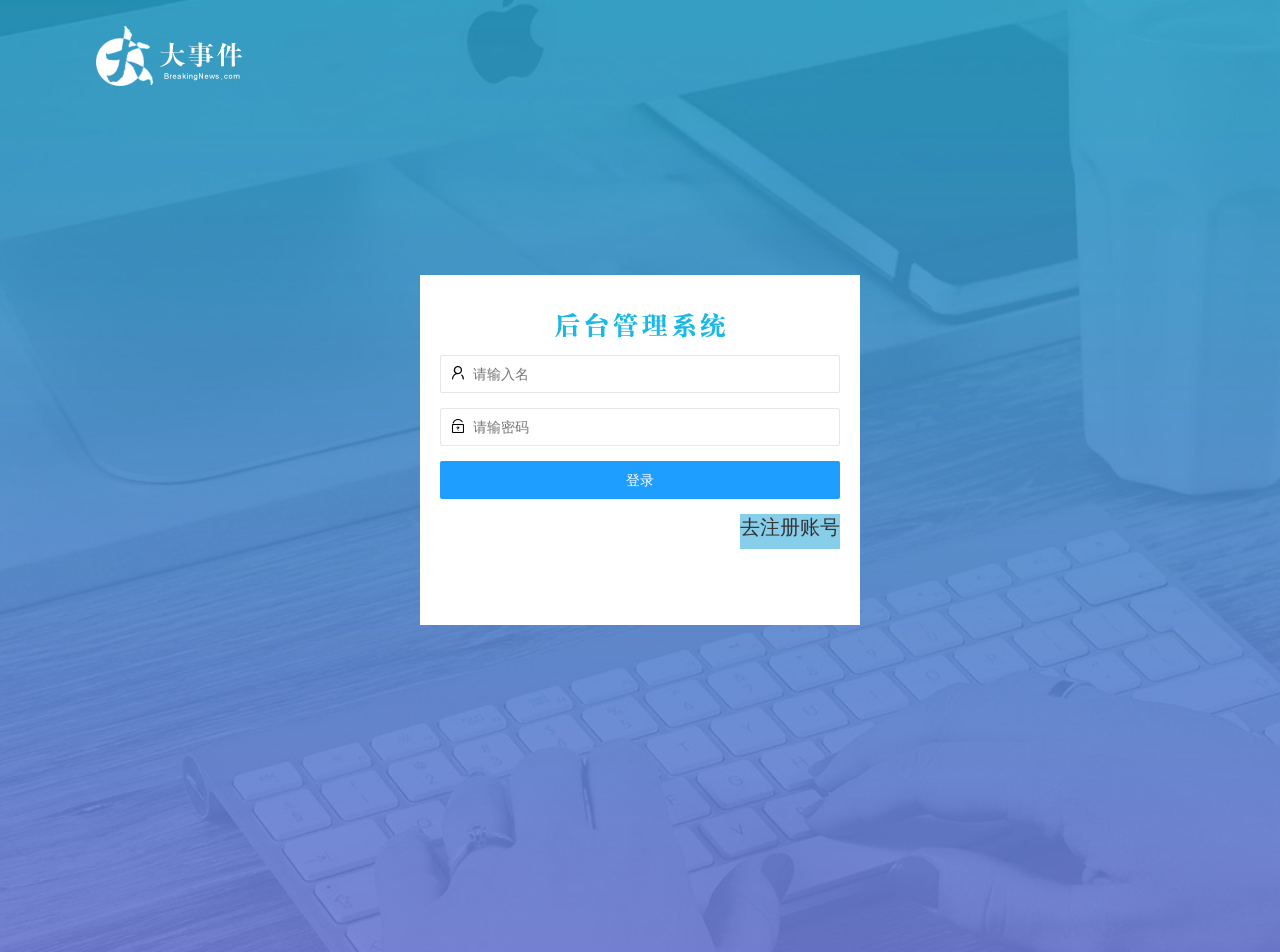
<file: big/index.html>
<!DOCTYPE html>
<html lang="en">

<head>
    <meta charset="UTF-8">
    <meta name="viewport" content="width=device-width, initial-scale=1.0">
    <title>登录注册</title>
    <!-- 
        1. 文件依赖关系（先后顺序）
        2. 先link 后script
        3. 先别人（第三方库，如jq）的，再卑微的自己
        4. 路径和名字
     -->
    <link rel="stylesheet" href="./neirong/lib/layui/css/layui.css">
    <link rel="stylesheet" href="./neirong/css/bass1.css">
    <link rel="stylesheet" href="./neirong/css/login1.css">
    <script src="./neirong/lib/jquery.js"></script>
    <script src="./neirong/lib/layui/layui.all.js"></script>
    <script src="./neirong/js/util.js"></script>
    <script src="./neirong/js/login.js"></script>
</head>

<body>
    <!-- logo -->
    <div class="layui-main">
        <img src="./neirong/images/logo.png" alt="无法打开">
    </div>
    <!-- 表单容器 -->
    <div class="login-reg-box">
        <!-- title -->
        <div class="title-box"></div>
        <!-- 表单 -->
        <!-- 注册表单 -->
        <!-- 登录盒子 -->
        <div class="login-box">
            <!-- 登录表单 -->
            <form class="layui-form-item">
                <div class="layui-form-item">
                    <!-- 人形图标 -->
                    <i class="layui-icon layui-icon-username"></i>
                    <input type="text" name="username" required lay-verify="required" placeholder="请输入名"
                        autocomplete="off" class="layui-input" />
                </div>
                <!-- 密码 -->
                <div class="layui-form-item">
                    <!-- 锁型图标 -->
                    <i class="layui-icon layui-icon-password"></i>
                    <input type="password" name="password" required lay-verify="required|password" placeholder="请输密码"
                        autocomplete="off" class="layui-input" />
                </div>

                <!-- 提交按钮
                    lay-submit表示该按钮为表单的提交按钮
                    按钮+蓝色 ，layui-btn layui-btn-normal-->

                <div class="layui-form-item">
                    <button class="layui-btn layui-btn-normal layui-btn-fluid" lay-submit>
                        登录
                    </button>
                </div>
                <div class="bgc">
                    <div class="layui-form-item links">
                        <a href="javascript:" id="link-login">去注册账号</a>
                    </div>
                </div>

            </form>
        </div>

        <div class="reg-box">
            <!-- 注册表单 -->
            <form class="layui-form">
                <!-- 用户名 -->
                <div class="layui-form-item">
                    <i class="layui-icon layui-icon-username"></i>
                    <input type="text" id="reg-username" name="username" required lay-verify="required"
                        placeholder="请输入用户名" autocomplete="off" class="layui-input" />
                </div>
                <!-- 密码 -->
                <div class="layui-form-item">
                    <i class="layui-icon layui-icon-password"></i>
                    <input type="password" id="reg-username" name="username" required lay-verify="required|password"
                        placeholder="请输入密码" autocomplete="off" class="layui-input" />
                </div>
                <!-- 再次输入密码 -->
                <div class="layui-form-item">
                    <i class="layui-icon layui-icon-password"></i>
                    <input type="password" name="password" required lay-verify="required|password|repassword"
                        placeholder="确认密码" autocomplete="off" class="layui-input">
                </div>
                <div class="layui-form-item">
                    <button id="reg-btn" class="layui-btn layui-btn-normal layui-btn-fluid" lay-submit>立即注册</button>
                </div>
                <div class="bgc">
                    <div class="layui-form-item links">
                        <a id="link-reg" href="javascript:">去登陆账号</a>
                    </div>
                </div>
            </form>
        </div>
    </div>
</body>

</html>
</file>
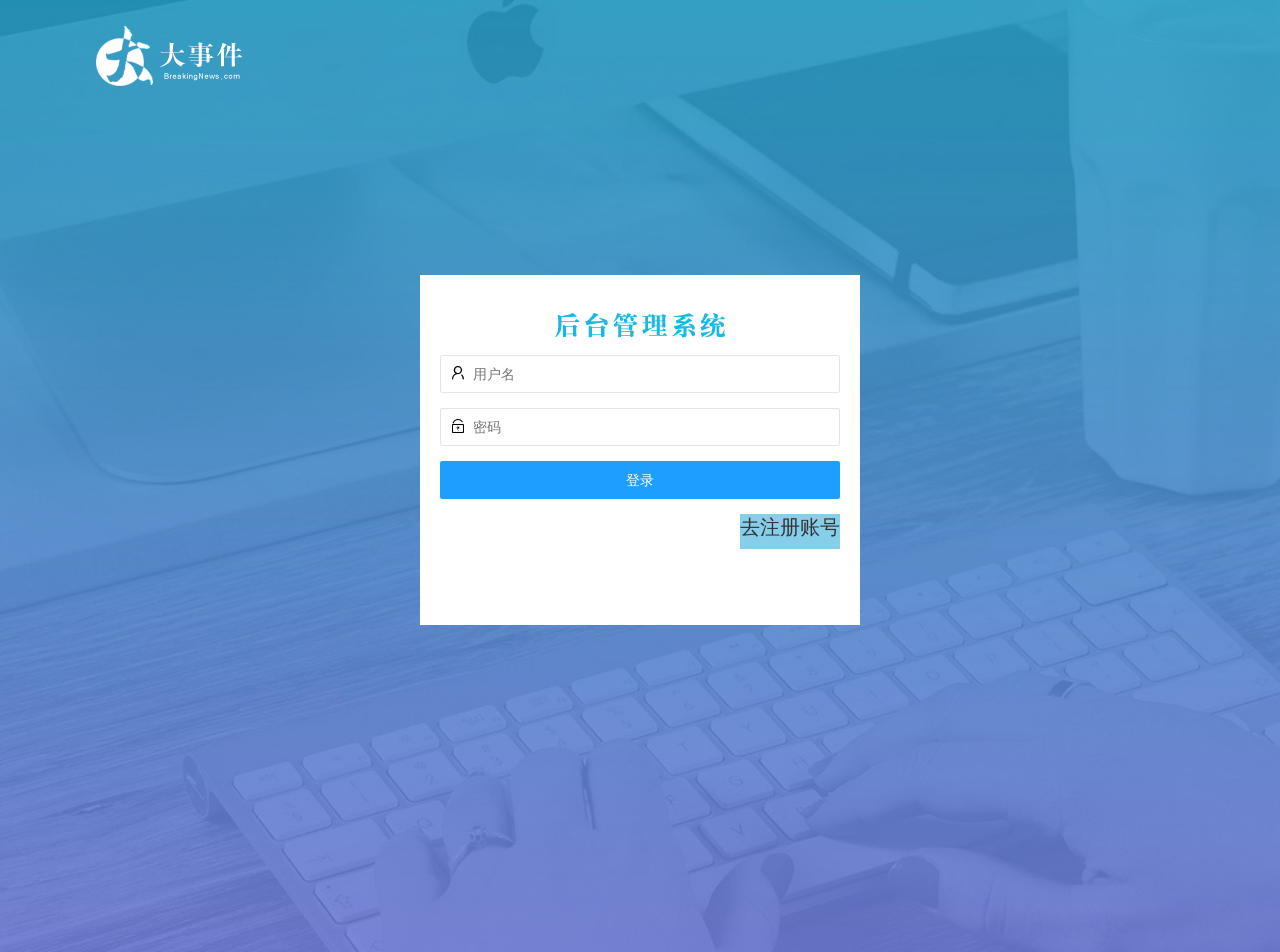
<file: big/1.html>
<!DOCTYPE html>
<html lang="en">

<head>
    <meta charset="UTF-8">
    <meta name="viewport" content="width=device-width, initial-scale=1.0">
    <title>Document</title>
    <link rel="stylesheet" href="./neirong/lib/layui/css/layui.css">
    <link rel="stylesheet" href="./neirong/css/bass1.css">
    <link rel="stylesheet" href="./neirong/css/login1.css">
    <script src="./neirong/lib/jquery.js"></script>
    <script src="./neirong/lib/layui/layui.all.js"></script>
    <script src="./neirong/js/login.js"></script>
</head>

<body>
    <div class="layui-main">
        <img src="./neirong/images/logo.png" alt="无法打开">
    </div>
    <div class="login-reg-box">
        <div class="title-box"></div>
        <div class="login-box">
            <form class="layui-form-item">
                <div class="layui-form-item">
                    <i class="layui-icon layui-icon-username"></i>
                    <input type="text" name="username" required lay-verify="required" placeholder="用户名"
                        autocomplete="off" class="layui-input" />
                </div>
                <div class="layui-form-item">
                    <i class="layui-icon layui-icon-password"></i>
                    <input type="password" name="password" required lay-verify="required|password" placeholder="密码"
                        autocomplete="off" class="layui-input" />
                </div>
                <div class="layui-form-item">
                    <button class="layui-btn layui-btn-normal layui-btn-fluid" lay-submit>登录</button>
                </div>
                <div class="bgc layui-form-item links">
                    <a href="javascript:" id="link-login">去注册账号</a>
                </div>

            </form>
        </div>

        <div class="reg-box">
            <form class="layui-form">
                <div class="layui-form-item">
                    <i class="layui-icon layui-icon-username"></i>
                    <input type="text" id="reg-username" required lay-verify="required" autocomplete="off"
                        class="lyui-input">
                </div>
                <div class="layui-form-item">
                    <i class="layui-icon layui-icon-password"></i>
                    <input type="password" id="reg-username" name="username" required lay-verify="required|password"
                        autocomplete="off" class="layui-input" placeholder="输密码">
                </div>
                <div class="layui-form-item">
                    <i class="layui-icon layui-icon-password"></i>
                    <input type="password" id="reg-username" name="username" required
                        lay-verify="required|password|repassword" autocomplete="off" class="layui-input"
                        placeholder="重输密码">
                </div>
                <div class="layui-form-item">
                    <button id="reg-btn" class="layui-btn layui-btn-normal layui-btn-fluid" lay-submit>立即注册</button>
                </div>
                <div class="layui-form-item links bgc">
                    <a href="javascript:" id="link-reg">去登录</a>
                </div>
            </form>
        </div>
    </div>
</body>

</html>
</file>
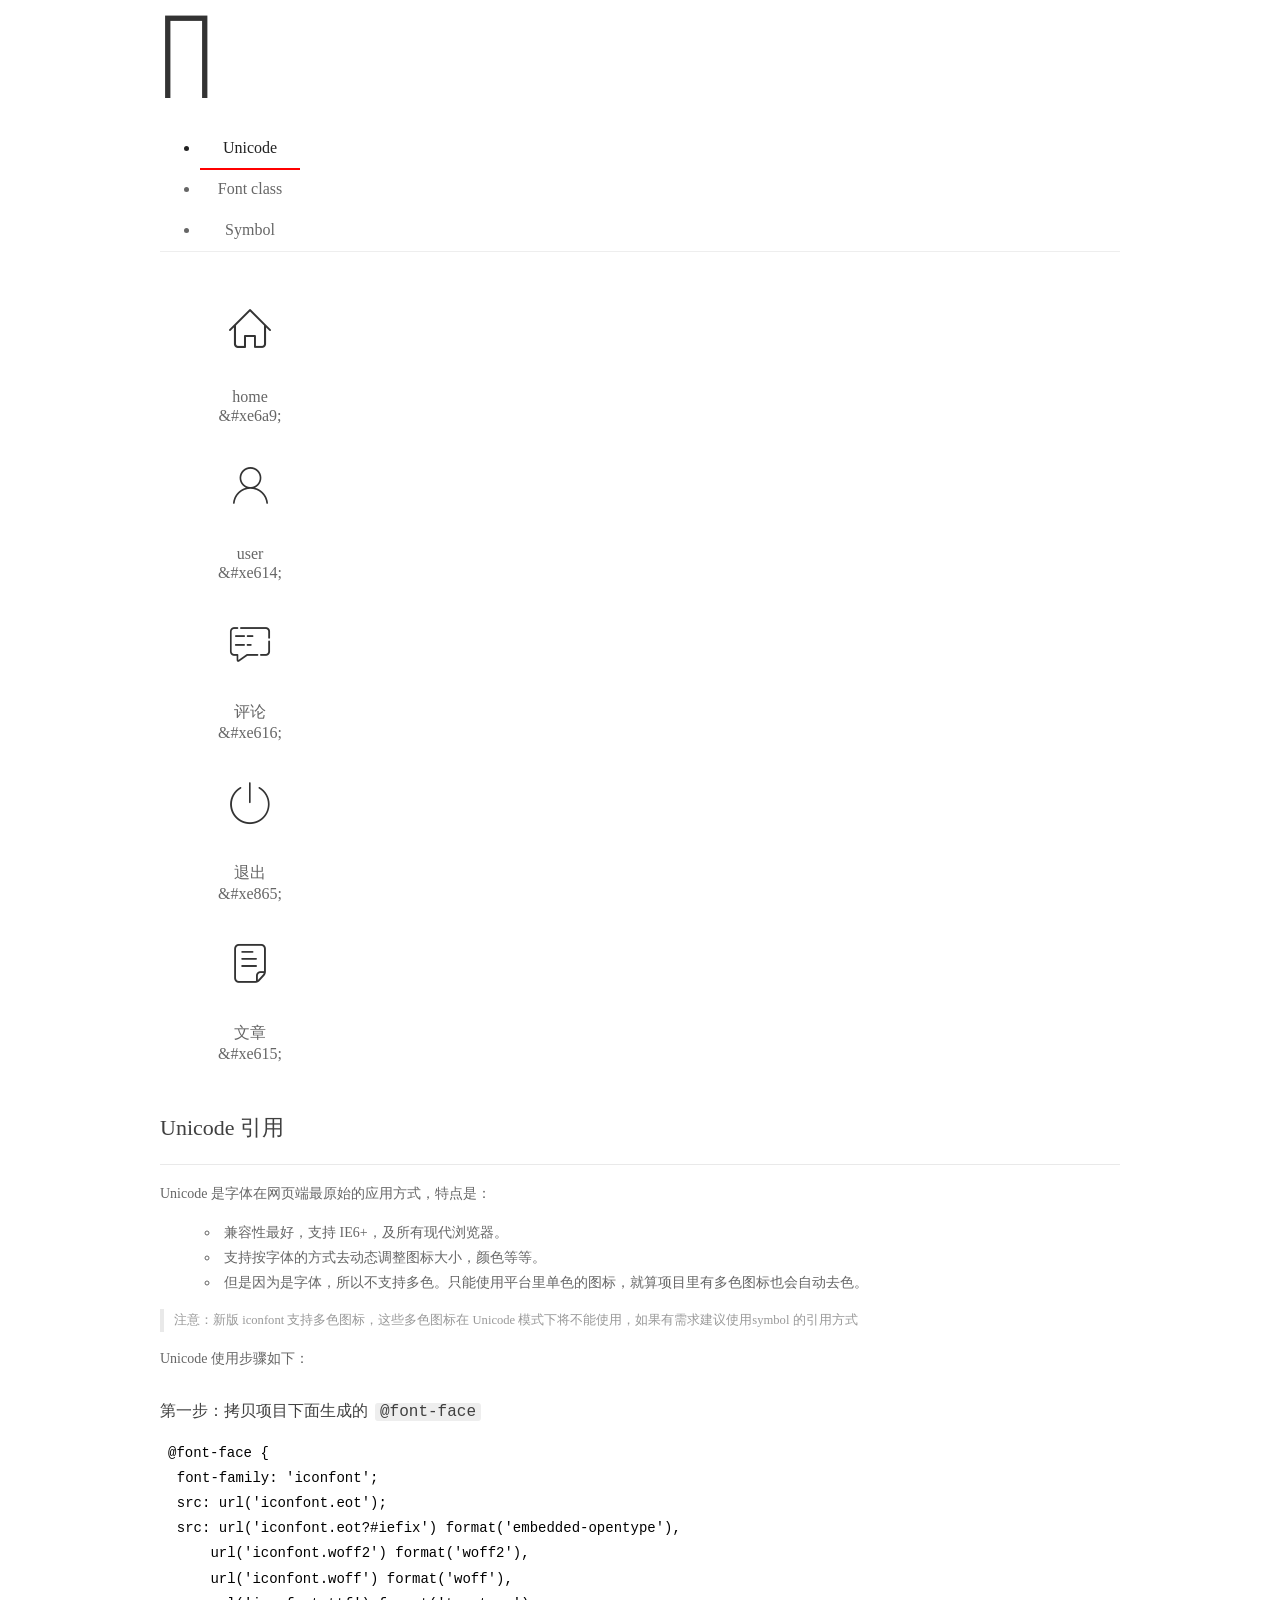
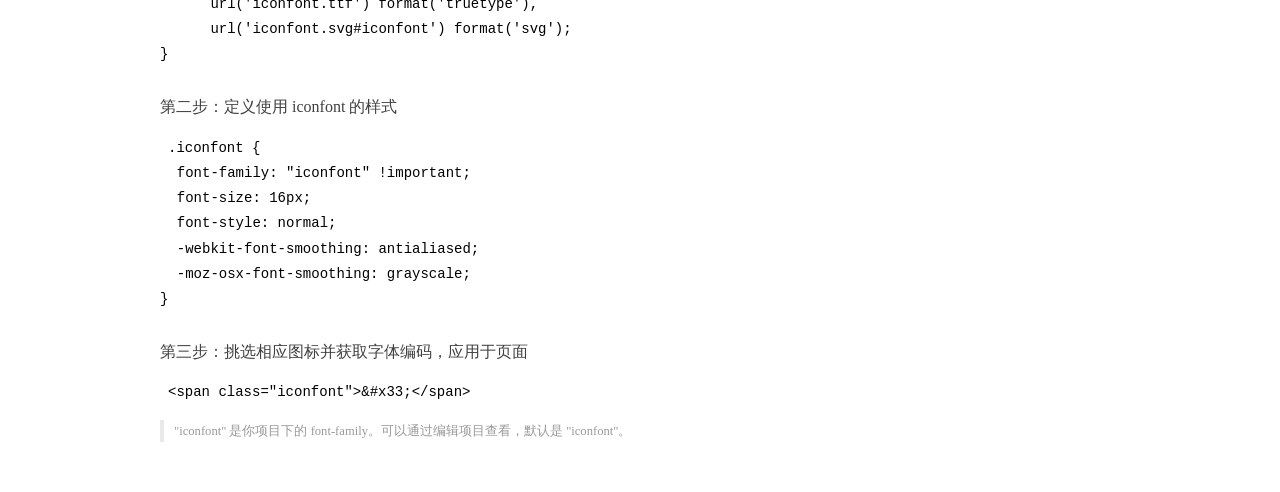
<file: big/neirong/fonts/demo_index.html>
<!DOCTYPE html>
<html>
<head>
  <meta charset="utf-8"/>
  <title>IconFont Demo</title>
  <link rel="shortcut icon" href="https://gtms04.alicdn.com/tps/i4/TB1_oz6GVXXXXaFXpXXJDFnIXXX-64-64.ico" type="image/x-icon"/>
  <link rel="stylesheet" href="https://g.alicdn.com/thx/cube/1.3.2/cube.min.css">
  <link rel="stylesheet" href="demo.css">
  <link rel="stylesheet" href="iconfont.css">
  <script src="iconfont.js"></script>
  <!-- jQuery -->
  <script src="https://a1.alicdn.com/oss/uploads/2018/12/26/7bfddb60-08e8-11e9-9b04-53e73bb6408b.js"></script>
  <!-- 代码高亮 -->
  <script src="https://a1.alicdn.com/oss/uploads/2018/12/26/a3f714d0-08e6-11e9-8a15-ebf944d7534c.js"></script>
</head>
<body>
  <div class="main">
    <h1 class="logo"><a href="https://www.iconfont.cn/" title="iconfont 首页" target="_blank">&#xe86b;</a></h1>
    <div class="nav-tabs">
      <ul id="tabs" class="dib-box">
        <li class="dib active"><span>Unicode</span></li>
        <li class="dib"><span>Font class</span></li>
        <li class="dib"><span>Symbol</span></li>
      </ul>
      
    </div>
    <div class="tab-container">
      <div class="content unicode" style="display: block;">
          <ul class="icon_lists dib-box">
          
            <li class="dib">
              <span class="icon iconfont">&#xe6a9;</span>
                <div class="name">home</div>
                <div class="code-name">&amp;#xe6a9;</div>
              </li>
          
            <li class="dib">
              <span class="icon iconfont">&#xe614;</span>
                <div class="name">user</div>
                <div class="code-name">&amp;#xe614;</div>
              </li>
          
            <li class="dib">
              <span class="icon iconfont">&#xe616;</span>
                <div class="name">评论</div>
                <div class="code-name">&amp;#xe616;</div>
              </li>
          
            <li class="dib">
              <span class="icon iconfont">&#xe865;</span>
                <div class="name">退出</div>
                <div class="code-name">&amp;#xe865;</div>
              </li>
          
            <li class="dib">
              <span class="icon iconfont">&#xe615;</span>
                <div class="name">文章</div>
                <div class="code-name">&amp;#xe615;</div>
              </li>
          
          </ul>
          <div class="article markdown">
          <h2 id="unicode-">Unicode 引用</h2>
          <hr>

          <p>Unicode 是字体在网页端最原始的应用方式，特点是：</p>
          <ul>
            <li>兼容性最好，支持 IE6+，及所有现代浏览器。</li>
            <li>支持按字体的方式去动态调整图标大小，颜色等等。</li>
            <li>但是因为是字体，所以不支持多色。只能使用平台里单色的图标，就算项目里有多色图标也会自动去色。</li>
          </ul>
          <blockquote>
            <p>注意：新版 iconfont 支持多色图标，这些多色图标在 Unicode 模式下将不能使用，如果有需求建议使用symbol 的引用方式</p>
          </blockquote>
          <p>Unicode 使用步骤如下：</p>
          <h3 id="-font-face">第一步：拷贝项目下面生成的 <code>@font-face</code></h3>
<pre><code class="language-css"
>@font-face {
  font-family: 'iconfont';
  src: url('iconfont.eot');
  src: url('iconfont.eot?#iefix') format('embedded-opentype'),
      url('iconfont.woff2') format('woff2'),
      url('iconfont.woff') format('woff'),
      url('iconfont.ttf') format('truetype'),
      url('iconfont.svg#iconfont') format('svg');
}
</code></pre>
          <h3 id="-iconfont-">第二步：定义使用 iconfont 的样式</h3>
<pre><code class="language-css"
>.iconfont {
  font-family: "iconfont" !important;
  font-size: 16px;
  font-style: normal;
  -webkit-font-smoothing: antialiased;
  -moz-osx-font-smoothing: grayscale;
}
</code></pre>
          <h3 id="-">第三步：挑选相应图标并获取字体编码，应用于页面</h3>
<pre>
<code class="language-html"
>&lt;span class="iconfont"&gt;&amp;#x33;&lt;/span&gt;
</code></pre>
          <blockquote>
            <p>"iconfont" 是你项目下的 font-family。可以通过编辑项目查看，默认是 "iconfont"。</p>
          </blockquote>
          </div>
      </div>
      <div class="content font-class">
        <ul class="icon_lists dib-box">
          
          <li class="dib">
            <span class="icon iconfont icon-home"></span>
            <div class="name">
              home
            </div>
            <div class="code-name">.icon-home
            </div>
          </li>
          
          <li class="dib">
            <span class="icon iconfont icon-user"></span>
            <div class="name">
              user
            </div>
            <div class="code-name">.icon-user
            </div>
          </li>
          
          <li class="dib">
            <span class="icon iconfont icon-pinglun"></span>
            <div class="name">
              评论
            </div>
            <div class="code-name">.icon-pinglun
            </div>
          </li>
          
          <li class="dib">
            <span class="icon iconfont icon-tuichu"></span>
            <div class="name">
              退出
            </div>
            <div class="code-name">.icon-tuichu
            </div>
          </li>
          
          <li class="dib">
            <span class="icon iconfont icon-16"></span>
            <div class="name">
              文章
            </div>
            <div class="code-name">.icon-16
            </div>
          </li>
          
        </ul>
        <div class="article markdown">
        <h2 id="font-class-">font-class 引用</h2>
        <hr>

        <p>font-class 是 Unicode 使用方式的一种变种，主要是解决 Unicode 书写不直观，语意不明确的问题。</p>
        <p>与 Unicode 使用方式相比，具有如下特点：</p>
        <ul>
          <li>兼容性良好，支持 IE8+，及所有现代浏览器。</li>
          <li>相比于 Unicode 语意明确，书写更直观。可以很容易分辨这个 icon 是什么。</li>
          <li>因为使用 class 来定义图标，所以当要替换图标时，只需要修改 class 里面的 Unicode 引用。</li>
          <li>不过因为本质上还是使用的字体，所以多色图标还是不支持的。</li>
        </ul>
        <p>使用步骤如下：</p>
        <h3 id="-fontclass-">第一步：引入项目下面生成的 fontclass 代码：</h3>
<pre><code class="language-html">&lt;link rel="stylesheet" href="./iconfont.css"&gt;
</code></pre>
        <h3 id="-">第二步：挑选相应图标并获取类名，应用于页面：</h3>
<pre><code class="language-html">&lt;span class="iconfont icon-xxx"&gt;&lt;/span&gt;
</code></pre>
        <blockquote>
          <p>"
            iconfont" 是你项目下的 font-family。可以通过编辑项目查看，默认是 "iconfont"。</p>
        </blockquote>
      </div>
      </div>
      <div class="content symbol">
          <ul class="icon_lists dib-box">
          
            <li class="dib">
                <svg class="icon svg-icon" aria-hidden="true">
                  <use xlink:href="#icon-home"></use>
                </svg>
                <div class="name">home</div>
                <div class="code-name">#icon-home</div>
            </li>
          
            <li class="dib">
                <svg class="icon svg-icon" aria-hidden="true">
                  <use xlink:href="#icon-user"></use>
                </svg>
                <div class="name">user</div>
                <div class="code-name">#icon-user</div>
            </li>
          
            <li class="dib">
                <svg class="icon svg-icon" aria-hidden="true">
                  <use xlink:href="#icon-pinglun"></use>
                </svg>
                <div class="name">评论</div>
                <div class="code-name">#icon-pinglun</div>
            </li>
          
            <li class="dib">
                <svg class="icon svg-icon" aria-hidden="true">
                  <use xlink:href="#icon-tuichu"></use>
                </svg>
                <div class="name">退出</div>
                <div class="code-name">#icon-tuichu</div>
            </li>
          
            <li class="dib">
                <svg class="icon svg-icon" aria-hidden="true">
                  <use xlink:href="#icon-16"></use>
                </svg>
                <div class="name">文章</div>
                <div class="code-name">#icon-16</div>
            </li>
          
          </ul>
          <div class="article markdown">
          <h2 id="symbol-">Symbol 引用</h2>
          <hr>

          <p>这是一种全新的使用方式，应该说这才是未来的主流，也是平台目前推荐的用法。相关介绍可以参考这篇<a href="">文章</a>
            这种用法其实是做了一个 SVG 的集合，与另外两种相比具有如下特点：</p>
          <ul>
            <li>支持多色图标了，不再受单色限制。</li>
            <li>通过一些技巧，支持像字体那样，通过 <code>font-size</code>, <code>color</code> 来调整样式。</li>
            <li>兼容性较差，支持 IE9+，及现代浏览器。</li>
            <li>浏览器渲染 SVG 的性能一般，还不如 png。</li>
          </ul>
          <p>使用步骤如下：</p>
          <h3 id="-symbol-">第一步：引入项目下面生成的 symbol 代码：</h3>
<pre><code class="language-html">&lt;script src="./iconfont.js"&gt;&lt;/script&gt;
</code></pre>
          <h3 id="-css-">第二步：加入通用 CSS 代码（引入一次就行）：</h3>
<pre><code class="language-html">&lt;style&gt;
.icon {
  width: 1em;
  height: 1em;
  vertical-align: -0.15em;
  fill: currentColor;
  overflow: hidden;
}
&lt;/style&gt;
</code></pre>
          <h3 id="-">第三步：挑选相应图标并获取类名，应用于页面：</h3>
<pre><code class="language-html">&lt;svg class="icon" aria-hidden="true"&gt;
  &lt;use xlink:href="#icon-xxx"&gt;&lt;/use&gt;
&lt;/svg&gt;
</code></pre>
          </div>
      </div>

    </div>
  </div>
  <script>
  $(document).ready(function () {
      $('.tab-container .content:first').show()

      $('#tabs li').click(function (e) {
        var tabContent = $('.tab-container .content')
        var index = $(this).index()

        if ($(this).hasClass('active')) {
          return
        } else {
          $('#tabs li').removeClass('active')
          $(this).addClass('active')

          tabContent.hide().eq(index).fadeIn()
        }
      })
    })
  </script>
</body>
</html>
</file>
<file: big/neirong/lib/layui/css/layui.css>
/** layui-v2.5.6 MIT License By https://www.layui.com */
 .layui-inline,img{display:inline-block;vertical-align:middle}h1,h2,h3,h4,h5,h6{font-weight:400}.layui-edge,.layui-header,.layui-inline,.layui-main{position:relative}.layui-body,.layui-edge,.layui-elip{overflow:hidden}.layui-btn,.layui-edge,.layui-inline,img{vertical-align:middle}.layui-btn,.layui-disabled,.layui-icon,.layui-unselect{-moz-user-select:none;-webkit-user-select:none;-ms-user-select:none}.layui-elip,.layui-form-checkbox span,.layui-form-pane .layui-form-label{text-overflow:ellipsis;white-space:nowrap}.layui-breadcrumb,.layui-tree-btnGroup{visibility:hidden}blockquote,body,button,dd,div,dl,dt,form,h1,h2,h3,h4,h5,h6,input,li,ol,p,pre,td,textarea,th,ul{margin:0;padding:0;-webkit-tap-highlight-color:rgba(0,0,0,0)}a:active,a:hover{outline:0}img{border:none}li{list-style:none}table{border-collapse:collapse;border-spacing:0}h4,h5,h6{font-size:100%}button,input,optgroup,option,select,textarea{font-family:inherit;font-size:inherit;font-style:inherit;font-weight:inherit;outline:0}pre{white-space:pre-wrap;white-space:-moz-pre-wrap;white-space:-pre-wrap;white-space:-o-pre-wrap;word-wrap:break-word}body{line-height:24px;font:14px Helvetica Neue,Helvetica,PingFang SC,Tahoma,Arial,sans-serif}hr{height:1px;margin:10px 0;border:0;clear:both}a{color:#333;text-decoration:none}a:hover{color:#777}a cite{font-style:normal;*cursor:pointer}.layui-border-box,.layui-border-box *{box-sizing:border-box}.layui-box,.layui-box *{box-sizing:content-box}.layui-clear{clear:both;*zoom:1}.layui-clear:after{content:'\20';clear:both;*zoom:1;display:block;height:0}.layui-inline{*display:inline;*zoom:1}.layui-edge{display:inline-block;width:0;height:0;border-width:6px;border-style:dashed;border-color:transparent}.layui-edge-top{top:-4px;border-bottom-color:#999;border-bottom-style:solid}.layui-edge-right{border-left-color:#999;border-left-style:solid}.layui-edge-bottom{top:2px;border-top-color:#999;border-top-style:solid}.layui-edge-left{border-right-color:#999;border-right-style:solid}.layui-disabled,.layui-disabled:hover{color:#d2d2d2!important;cursor:not-allowed!important}.layui-circle{border-radius:100%}.layui-show{display:block!important}.layui-hide{display:none!important}@font-face{font-family:layui-icon;src:url(../font/iconfont.eot?v=256);src:url(../font/iconfont.eot?v=256#iefix) format('embedded-opentype'),url(../font/iconfont.woff2?v=256) format('woff2'),url(../font/iconfont.woff?v=256) format('woff'),url(../font/iconfont.ttf?v=256) format('truetype'),url(../font/iconfont.svg?v=256#layui-icon) format('svg')}.layui-icon{font-family:layui-icon!important;font-size:16px;font-style:normal;-webkit-font-smoothing:antialiased;-moz-osx-font-smoothing:grayscale}.layui-icon-reply-fill:before{content:"\e611"}.layui-icon-set-fill:before{content:"\e614"}.layui-icon-menu-fill:before{content:"\e60f"}.layui-icon-search:before{content:"\e615"}.layui-icon-share:before{content:"\e641"}.layui-icon-set-sm:before{content:"\e620"}.layui-icon-engine:before{content:"\e628"}.layui-icon-close:before{content:"\1006"}.layui-icon-close-fill:before{content:"\1007"}.layui-icon-chart-screen:before{content:"\e629"}.layui-icon-star:before{content:"\e600"}.layui-icon-circle-dot:before{content:"\e617"}.layui-icon-chat:before{content:"\e606"}.layui-icon-release:before{content:"\e609"}.layui-icon-list:before{content:"\e60a"}.layui-icon-chart:before{content:"\e62c"}.layui-icon-ok-circle:before{content:"\1005"}.layui-icon-layim-theme:before{content:"\e61b"}.layui-icon-table:before{content:"\e62d"}.layui-icon-right:before{content:"\e602"}.layui-icon-left:before{content:"\e603"}.layui-icon-cart-simple:before{content:"\e698"}.layui-icon-face-cry:before{content:"\e69c"}.layui-icon-face-smile:before{content:"\e6af"}.layui-icon-survey:before{content:"\e6b2"}.layui-icon-tree:before{content:"\e62e"}.layui-icon-ie:before{content:"\e7bb"}.layui-icon-upload-circle:before{content:"\e62f"}.layui-icon-add-circle:before{content:"\e61f"}.layui-icon-download-circle:before{content:"\e601"}.layui-icon-templeate-1:before{content:"\e630"}.layui-icon-util:before{content:"\e631"}.layui-icon-face-surprised:before{content:"\e664"}.layui-icon-edit:before{content:"\e642"}.layui-icon-speaker:before{content:"\e645"}.layui-icon-down:before{content:"\e61a"}.layui-icon-file:before{content:"\e621"}.layui-icon-layouts:before{content:"\e632"}.layui-icon-rate-half:before{content:"\e6c9"}.layui-icon-add-circle-fine:before{content:"\e608"}.layui-icon-prev-circle:before{content:"\e633"}.layui-icon-read:before{content:"\e705"}.layui-icon-404:before{content:"\e61c"}.layui-icon-carousel:before{content:"\e634"}.layui-icon-help:before{content:"\e607"}.layui-icon-code-circle:before{content:"\e635"}.layui-icon-windows:before{content:"\e67f"}.layui-icon-water:before{content:"\e636"}.layui-icon-username:before{content:"\e66f"}.layui-icon-find-fill:before{content:"\e670"}.layui-icon-about:before{content:"\e60b"}.layui-icon-location:before{content:"\e715"}.layui-icon-up:before{content:"\e619"}.layui-icon-pause:before{content:"\e651"}.layui-icon-date:before{content:"\e637"}.layui-icon-layim-uploadfile:before{content:"\e61d"}.layui-icon-delete:before{content:"\e640"}.layui-icon-play:before{content:"\e652"}.layui-icon-top:before{content:"\e604"}.layui-icon-firefox:before{content:"\e686"}.layui-icon-friends:before{content:"\e612"}.layui-icon-refresh-3:before{content:"\e9aa"}.layui-icon-ok:before{content:"\e605"}.layui-icon-layer:before{content:"\e638"}.layui-icon-face-smile-fine:before{content:"\e60c"}.layui-icon-dollar:before{content:"\e659"}.layui-icon-group:before{content:"\e613"}.layui-icon-layim-download:before{content:"\e61e"}.layui-icon-picture-fine:before{content:"\e60d"}.layui-icon-link:before{content:"\e64c"}.layui-icon-diamond:before{content:"\e735"}.layui-icon-log:before{content:"\e60e"}.layui-icon-key:before{content:"\e683"}.layui-icon-rate-solid:before{content:"\e67a"}.layui-icon-fonts-del:before{content:"\e64f"}.layui-icon-unlink:before{content:"\e64d"}.layui-icon-fonts-clear:before{content:"\e639"}.layui-icon-triangle-r:before{content:"\e623"}.layui-icon-circle:before{content:"\e63f"}.layui-icon-radio:before{content:"\e643"}.layui-icon-align-center:before{content:"\e647"}.layui-icon-align-right:before{content:"\e648"}.layui-icon-align-left:before{content:"\e649"}.layui-icon-loading-1:before{content:"\e63e"}.layui-icon-return:before{content:"\e65c"}.layui-icon-fonts-strong:before{content:"\e62b"}.layui-icon-upload:before{content:"\e67c"}.layui-icon-dialogue:before{content:"\e63a"}.layui-icon-video:before{content:"\e6ed"}.layui-icon-headset:before{content:"\e6fc"}.layui-icon-cellphone-fine:before{content:"\e63b"}.layui-icon-add-1:before{content:"\e654"}.layui-icon-face-smile-b:before{content:"\e650"}.layui-icon-fonts-html:before{content:"\e64b"}.layui-icon-screen-full:before{content:"\e622"}.layui-icon-form:before{content:"\e63c"}.layui-icon-cart:before{content:"\e657"}.layui-icon-camera-fill:before{content:"\e65d"}.layui-icon-tabs:before{content:"\e62a"}.layui-icon-heart-fill:before{content:"\e68f"}.layui-icon-fonts-code:before{content:"\e64e"}.layui-icon-ios:before{content:"\e680"}.layui-icon-at:before{content:"\e687"}.layui-icon-fire:before{content:"\e756"}.layui-icon-set:before{content:"\e716"}.layui-icon-fonts-u:before{content:"\e646"}.layui-icon-triangle-d:before{content:"\e625"}.layui-icon-tips:before{content:"\e702"}.layui-icon-picture:before{content:"\e64a"}.layui-icon-more-vertical:before{content:"\e671"}.layui-icon-bluetooth:before{content:"\e689"}.layui-icon-flag:before{content:"\e66c"}.layui-icon-loading:before{content:"\e63d"}.layui-icon-fonts-i:before{content:"\e644"}.layui-icon-refresh-1:before{content:"\e666"}.layui-icon-rmb:before{content:"\e65e"}.layui-icon-addition:before{content:"\e624"}.layui-icon-home:before{content:"\e68e"}.layui-icon-time:before{content:"\e68d"}.layui-icon-user:before{content:"\e770"}.layui-icon-notice:before{content:"\e667"}.layui-icon-chrome:before{content:"\e68a"}.layui-icon-edge:before{content:"\e68b"}.layui-icon-login-weibo:before{content:"\e675"}.layui-icon-voice:before{content:"\e688"}.layui-icon-upload-drag:before{content:"\e681"}.layui-icon-login-qq:before{content:"\e676"}.layui-icon-snowflake:before{content:"\e6b1"}.layui-icon-heart:before{content:"\e68c"}.layui-icon-logout:before{content:"\e682"}.layui-icon-file-b:before{content:"\e655"}.layui-icon-template:before{content:"\e663"}.layui-icon-transfer:before{content:"\e691"}.layui-icon-auz:before{content:"\e672"}.layui-icon-console:before{content:"\e665"}.layui-icon-app:before{content:"\e653"}.layui-icon-prev:before{content:"\e65a"}.layui-icon-website:before{content:"\e7ae"}.layui-icon-next:before{content:"\e65b"}.layui-icon-component:before{content:"\e857"}.layui-icon-android:before{content:"\e684"}.layui-icon-more:before{content:"\e65f"}.layui-icon-login-wechat:before{content:"\e677"}.layui-icon-shrink-right:before{content:"\e668"}.layui-icon-spread-left:before{content:"\e66b"}.layui-icon-camera:before{content:"\e660"}.layui-icon-note:before{content:"\e66e"}.layui-icon-refresh:before{content:"\e669"}.layui-icon-female:before{content:"\e661"}.layui-icon-male:before{content:"\e662"}.layui-icon-screen-restore:before{content:"\e758"}.layui-icon-password:before{content:"\e673"}.layui-icon-senior:before{content:"\e674"}.layui-icon-theme:before{content:"\e66a"}.layui-icon-tread:before{content:"\e6c5"}.layui-icon-praise:before{content:"\e6c6"}.layui-icon-star-fill:before{content:"\e658"}.layui-icon-rate:before{content:"\e67b"}.layui-icon-template-1:before{content:"\e656"}.layui-icon-vercode:before{content:"\e679"}.layui-icon-service:before{content:"\e626"}.layui-icon-cellphone:before{content:"\e678"}.layui-icon-print:before{content:"\e66d"}.layui-icon-cols:before{content:"\e610"}.layui-icon-wifi:before{content:"\e7e0"}.layui-icon-export:before{content:"\e67d"}.layui-icon-rss:before{content:"\e808"}.layui-icon-slider:before{content:"\e714"}.layui-icon-email:before{content:"\e618"}.layui-icon-subtraction:before{content:"\e67e"}.layui-icon-mike:before{content:"\e6dc"}.layui-icon-light:before{content:"\e748"}.layui-icon-gift:before{content:"\e627"}.layui-icon-mute:before{content:"\e685"}.layui-icon-reduce-circle:before{content:"\e616"}.layui-icon-music:before{content:"\e690"}.layui-main{width:1140px;margin:0 auto}.layui-header{z-index:1000;height:60px}.layui-header a:hover{transition:all .5s;-webkit-transition:all .5s}.layui-side{position:fixed;left:0;top:0;bottom:0;z-index:999;width:200px;overflow-x:hidden}.layui-side-scroll{position:relative;width:220px;height:100%;overflow-x:hidden}.layui-body{position:absolute;left:200px;right:0;top:0;bottom:0;z-index:998;width:auto;overflow-y:auto;box-sizing:border-box}.layui-layout-body{overflow:hidden}.layui-layout-admin .layui-header{background-color:#23262E}.layui-layout-admin .layui-side{top:60px;width:200px;overflow-x:hidden}.layui-layout-admin .layui-body{position:fixed;top:60px;bottom:44px}.layui-layout-admin .layui-main{width:auto;margin:0 15px}.layui-layout-admin .layui-footer{position:fixed;left:200px;right:0;bottom:0;height:44px;line-height:44px;padding:0 15px;background-color:#eee}.layui-layout-admin .layui-logo{position:absolute;left:0;top:0;width:200px;height:100%;line-height:60px;text-align:center;color:#009688;font-size:16px}.layui-layout-admin .layui-header .layui-nav{background:0 0}.layui-layout-left{position:absolute!important;left:200px;top:0}.layui-layout-right{position:absolute!important;right:0;top:0}.layui-container{position:relative;margin:0 auto;padding:0 15px;box-sizing:border-box}.layui-fluid{position:relative;margin:0 auto;padding:0 15px}.layui-row:after,.layui-row:before{content:'';display:block;clear:both}.layui-col-lg1,.layui-col-lg10,.layui-col-lg11,.layui-col-lg12,.layui-col-lg2,.layui-col-lg3,.layui-col-lg4,.layui-col-lg5,.layui-col-lg6,.layui-col-lg7,.layui-col-lg8,.layui-col-lg9,.layui-col-md1,.layui-col-md10,.layui-col-md11,.layui-col-md12,.layui-col-md2,.layui-col-md3,.layui-col-md4,.layui-col-md5,.layui-col-md6,.layui-col-md7,.layui-col-md8,.layui-col-md9,.layui-col-sm1,.layui-col-sm10,.layui-col-sm11,.layui-col-sm12,.layui-col-sm2,.layui-col-sm3,.layui-col-sm4,.layui-col-sm5,.layui-col-sm6,.layui-col-sm7,.layui-col-sm8,.layui-col-sm9,.layui-col-xs1,.layui-col-xs10,.layui-col-xs11,.layui-col-xs12,.layui-col-xs2,.layui-col-xs3,.layui-col-xs4,.layui-col-xs5,.layui-col-xs6,.layui-col-xs7,.layui-col-xs8,.layui-col-xs9{position:relative;display:block;box-sizing:border-box}.layui-col-xs1,.layui-col-xs10,.layui-col-xs11,.layui-col-xs12,.layui-col-xs2,.layui-col-xs3,.layui-col-xs4,.layui-col-xs5,.layui-col-xs6,.layui-col-xs7,.layui-col-xs8,.layui-col-xs9{float:left}.layui-col-xs1{width:8.33333333%}.layui-col-xs2{width:16.66666667%}.layui-col-xs3{width:25%}.layui-col-xs4{width:33.33333333%}.layui-col-xs5{width:41.66666667%}.layui-col-xs6{width:50%}.layui-col-xs7{width:58.33333333%}.layui-col-xs8{width:66.66666667%}.layui-col-xs9{width:75%}.layui-col-xs10{width:83.33333333%}.layui-col-xs11{width:91.66666667%}.layui-col-xs12{width:100%}.layui-col-xs-offset1{margin-left:8.33333333%}.layui-col-xs-offset2{margin-left:16.66666667%}.layui-col-xs-offset3{margin-left:25%}.layui-col-xs-offset4{margin-left:33.33333333%}.layui-col-xs-offset5{margin-left:41.66666667%}.layui-col-xs-offset6{margin-left:50%}.layui-col-xs-offset7{margin-left:58.33333333%}.layui-col-xs-offset8{margin-left:66.66666667%}.layui-col-xs-offset9{margin-left:75%}.layui-col-xs-offset10{margin-left:83.33333333%}.layui-col-xs-offset11{margin-left:91.66666667%}.layui-col-xs-offset12{margin-left:100%}@media screen and (max-width:768px){.layui-hide-xs{display:none!important}.layui-show-xs-block{display:block!important}.layui-show-xs-inline{display:inline!important}.layui-show-xs-inline-block{display:inline-block!important}}@media screen and (min-width:768px){.layui-container{width:750px}.layui-hide-sm{display:none!important}.layui-show-sm-block{display:block!important}.layui-show-sm-inline{display:inline!important}.layui-show-sm-inline-block{display:inline-block!important}.layui-col-sm1,.layui-col-sm10,.layui-col-sm11,.layui-col-sm12,.layui-col-sm2,.layui-col-sm3,.layui-col-sm4,.layui-col-sm5,.layui-col-sm6,.layui-col-sm7,.layui-col-sm8,.layui-col-sm9{float:left}.layui-col-sm1{width:8.33333333%}.layui-col-sm2{width:16.66666667%}.layui-col-sm3{width:25%}.layui-col-sm4{width:33.33333333%}.layui-col-sm5{width:41.66666667%}.layui-col-sm6{width:50%}.layui-col-sm7{width:58.33333333%}.layui-col-sm8{width:66.66666667%}.layui-col-sm9{width:75%}.layui-col-sm10{width:83.33333333%}.layui-col-sm11{width:91.66666667%}.layui-col-sm12{width:100%}.layui-col-sm-offset1{margin-left:8.33333333%}.layui-col-sm-offset2{margin-left:16.66666667%}.layui-col-sm-offset3{margin-left:25%}.layui-col-sm-offset4{margin-left:33.33333333%}.layui-col-sm-offset5{margin-left:41.66666667%}.layui-col-sm-offset6{margin-left:50%}.layui-col-sm-offset7{margin-left:58.33333333%}.layui-col-sm-offset8{margin-left:66.66666667%}.layui-col-sm-offset9{margin-left:75%}.layui-col-sm-offset10{margin-left:83.33333333%}.layui-col-sm-offset11{margin-left:91.66666667%}.layui-col-sm-offset12{margin-left:100%}}@media screen and (min-width:992px){.layui-container{width:970px}.layui-hide-md{display:none!important}.layui-show-md-block{display:block!important}.layui-show-md-inline{display:inline!important}.layui-show-md-inline-block{display:inline-block!important}.layui-col-md1,.layui-col-md10,.layui-col-md11,.layui-col-md12,.layui-col-md2,.layui-col-md3,.layui-col-md4,.layui-col-md5,.layui-col-md6,.layui-col-md7,.layui-col-md8,.layui-col-md9{float:left}.layui-col-md1{width:8.33333333%}.layui-col-md2{width:16.66666667%}.layui-col-md3{width:25%}.layui-col-md4{width:33.33333333%}.layui-col-md5{width:41.66666667%}.layui-col-md6{width:50%}.layui-col-md7{width:58.33333333%}.layui-col-md8{width:66.66666667%}.layui-col-md9{width:75%}.layui-col-md10{width:83.33333333%}.layui-col-md11{width:91.66666667%}.layui-col-md12{width:100%}.layui-col-md-offset1{margin-left:8.33333333%}.layui-col-md-offset2{margin-left:16.66666667%}.layui-col-md-offset3{margin-left:25%}.layui-col-md-offset4{margin-left:33.33333333%}.layui-col-md-offset5{margin-left:41.66666667%}.layui-col-md-offset6{margin-left:50%}.layui-col-md-offset7{margin-left:58.33333333%}.layui-col-md-offset8{margin-left:66.66666667%}.layui-col-md-offset9{margin-left:75%}.layui-col-md-offset10{margin-left:83.33333333%}.layui-col-md-offset11{margin-left:91.66666667%}.layui-col-md-offset12{margin-left:100%}}@media screen and (min-width:1200px){.layui-container{width:1170px}.layui-hide-lg{display:none!important}.layui-show-lg-block{display:block!important}.layui-show-lg-inline{display:inline!important}.layui-show-lg-inline-block{display:inline-block!important}.layui-col-lg1,.layui-col-lg10,.layui-col-lg11,.layui-col-lg12,.layui-col-lg2,.layui-col-lg3,.layui-col-lg4,.layui-col-lg5,.layui-col-lg6,.layui-col-lg7,.layui-col-lg8,.layui-col-lg9{float:left}.layui-col-lg1{width:8.33333333%}.layui-col-lg2{width:16.66666667%}.layui-col-lg3{width:25%}.layui-col-lg4{width:33.33333333%}.layui-col-lg5{width:41.66666667%}.layui-col-lg6{width:50%}.layui-col-lg7{width:58.33333333%}.layui-col-lg8{width:66.66666667%}.layui-col-lg9{width:75%}.layui-col-lg10{width:83.33333333%}.layui-col-lg11{width:91.66666667%}.layui-col-lg12{width:100%}.layui-col-lg-offset1{margin-left:8.33333333%}.layui-col-lg-offset2{margin-left:16.66666667%}.layui-col-lg-offset3{margin-left:25%}.layui-col-lg-offset4{margin-left:33.33333333%}.layui-col-lg-offset5{margin-left:41.66666667%}.layui-col-lg-offset6{margin-left:50%}.layui-col-lg-offset7{margin-left:58.33333333%}.layui-col-lg-offset8{margin-left:66.66666667%}.layui-col-lg-offset9{margin-left:75%}.layui-col-lg-offset10{margin-left:83.33333333%}.layui-col-lg-offset11{margin-left:91.66666667%}.layui-col-lg-offset12{margin-left:100%}}.layui-col-space1{margin:-.5px}.layui-col-space1>*{padding:.5px}.layui-col-space2{margin:-1px}.layui-col-space2>*{padding:1px}.layui-col-space4{margin:-2px}.layui-col-space4>*{padding:2px}.layui-col-space5{margin:-2.5px}.layui-col-space5>*{padding:2.5px}.layui-col-space6{margin:-3px}.layui-col-space6>*{padding:3px}.layui-col-space8{margin:-4px}.layui-col-space8>*{padding:4px}.layui-col-space10{margin:-5px}.layui-col-space10>*{padding:5px}.layui-col-space12{margin:-6px}.layui-col-space12>*{padding:6px}.layui-col-space14{margin:-7px}.layui-col-space14>*{padding:7px}.layui-col-space15{margin:-7.5px}.layui-col-space15>*{padding:7.5px}.layui-col-space16{margin:-8px}.layui-col-space16>*{padding:8px}.layui-col-space18{margin:-9px}.layui-col-space18>*{padding:9px}.layui-col-space20{margin:-10px}.layui-col-space20>*{padding:10px}.layui-col-space22{margin:-11px}.layui-col-space22>*{padding:11px}.layui-col-space24{margin:-12px}.layui-col-space24>*{padding:12px}.layui-col-space25{margin:-12.5px}.layui-col-space25>*{padding:12.5px}.layui-col-space26{margin:-13px}.layui-col-space26>*{padding:13px}.layui-col-space28{margin:-14px}.layui-col-space28>*{padding:14px}.layui-col-space30{margin:-15px}.layui-col-space30>*{padding:15px}.layui-btn,.layui-input,.layui-select,.layui-textarea,.layui-upload-button{outline:0;-webkit-appearance:none;transition:all .3s;-webkit-transition:all .3s;box-sizing:border-box}.layui-elem-quote{margin-bottom:10px;padding:15px;line-height:22px;border-left:5px solid #009688;border-radius:0 2px 2px 0;background-color:#f2f2f2}.layui-quote-nm{border-style:solid;border-width:1px 1px 1px 5px;background:0 0}.layui-elem-field{margin-bottom:10px;padding:0;border-width:1px;border-style:solid}.layui-elem-field legend{margin-left:20px;padding:0 10px;font-size:20px;font-weight:300}.layui-field-title{margin:10px 0 20px;border-width:1px 0 0}.layui-field-box{padding:10px 15px}.layui-field-title .layui-field-box{padding:10px 0}.layui-progress{position:relative;height:6px;border-radius:20px;background-color:#e2e2e2}.layui-progress-bar{position:absolute;left:0;top:0;width:0;max-width:100%;height:6px;border-radius:20px;text-align:right;background-color:#5FB878;transition:all .3s;-webkit-transition:all .3s}.layui-progress-big,.layui-progress-big .layui-progress-bar{height:18px;line-height:18px}.layui-progress-text{position:relative;top:-20px;line-height:18px;font-size:12px;color:#666}.layui-progress-big .layui-progress-text{position:static;padding:0 10px;color:#fff}.layui-collapse{border-width:1px;border-style:solid;border-radius:2px}.layui-colla-content,.layui-colla-item{border-top-width:1px;border-top-style:solid}.layui-colla-item:first-child{border-top:none}.layui-colla-title{position:relative;height:42px;line-height:42px;padding:0 15px 0 35px;color:#333;background-color:#f2f2f2;cursor:pointer;font-size:14px;overflow:hidden}.layui-colla-content{display:none;padding:10px 15px;line-height:22px;color:#666}.layui-colla-icon{position:absolute;left:15px;top:0;font-size:14px}.layui-card{margin-bottom:15px;border-radius:2px;background-color:#fff;box-shadow:0 1px 2px 0 rgba(0,0,0,.05)}.layui-card:last-child{margin-bottom:0}.layui-card-header{position:relative;height:42px;line-height:42px;padding:0 15px;border-bottom:1px solid #f6f6f6;color:#333;border-radius:2px 2px 0 0;font-size:14px}.layui-bg-black,.layui-bg-blue,.layui-bg-cyan,.layui-bg-green,.layui-bg-orange,.layui-bg-red{color:#fff!important}.layui-card-body{position:relative;padding:10px 15px;line-height:24px}.layui-card-body[pad15]{padding:15px}.layui-card-body[pad20]{padding:20px}.layui-card-body .layui-table{margin:5px 0}.layui-card .layui-tab{margin:0}.layui-panel-window{position:relative;padding:15px;border-radius:0;border-top:5px solid #E6E6E6;background-color:#fff}.layui-auxiliar-moving{position:fixed;left:0;right:0;top:0;bottom:0;width:100%;height:100%;background:0 0;z-index:9999999999}.layui-form-label,.layui-form-mid,.layui-form-select,.layui-input-block,.layui-input-inline,.layui-textarea{position:relative}.layui-bg-red{background-color:#FF5722!important}.layui-bg-orange{background-color:#FFB800!important}.layui-bg-green{background-color:#009688!important}.layui-bg-cyan{background-color:#2F4056!important}.layui-bg-blue{background-color:#1E9FFF!important}.layui-bg-black{background-color:#393D49!important}.layui-bg-gray{background-color:#eee!important;color:#666!important}.layui-badge-rim,.layui-colla-content,.layui-colla-item,.layui-collapse,.layui-elem-field,.layui-form-pane .layui-form-item[pane],.layui-form-pane .layui-form-label,.layui-input,.layui-layedit,.layui-layedit-tool,.layui-quote-nm,.layui-select,.layui-tab-bar,.layui-tab-card,.layui-tab-title,.layui-tab-title .layui-this:after,.layui-textarea{border-color:#e6e6e6}.layui-timeline-item:before,hr{background-color:#e6e6e6}.layui-text{line-height:22px;font-size:14px;color:#666}.layui-text h1,.layui-text h2,.layui-text h3{font-weight:500;color:#333}.layui-text h1{font-size:30px}.layui-text h2{font-size:24px}.layui-text h3{font-size:18px}.layui-text a:not(.layui-btn){color:#01AAED}.layui-text a:not(.layui-btn):hover{text-decoration:underline}.layui-text ul{padding:5px 0 5px 15px}.layui-text ul li{margin-top:5px;list-style-type:disc}.layui-text em,.layui-word-aux{color:#999!important;padding:0 5px!important}.layui-btn{display:inline-block;height:38px;line-height:38px;padding:0 18px;background-color:#009688;color:#fff;white-space:nowrap;text-align:center;font-size:14px;border:none;border-radius:2px;cursor:pointer}.layui-btn:hover{opacity:.8;filter:alpha(opacity=80);color:#fff}.layui-btn:active{opacity:1;filter:alpha(opacity=100)}.layui-btn+.layui-btn{margin-left:10px}.layui-btn-container{font-size:0}.layui-btn-container .layui-btn{margin-right:10px;margin-bottom:10px}.layui-btn-container .layui-btn+.layui-btn{margin-left:0}.layui-table .layui-btn-container .layui-btn{margin-bottom:9px}.layui-btn-radius{border-radius:100px}.layui-btn .layui-icon{margin-right:3px;font-size:18px;vertical-align:bottom;vertical-align:middle\9}.layui-btn-primary{border:1px solid #C9C9C9;background-color:#fff;color:#555}.layui-btn-primary:hover{border-color:#009688;color:#333}.layui-btn-normal{background-color:#1E9FFF}.layui-btn-warm{background-color:#FFB800}.layui-btn-danger{background-color:#FF5722}.layui-btn-checked{background-color:#5FB878}.layui-btn-disabled,.layui-btn-disabled:active,.layui-btn-disabled:hover{border:1px solid #e6e6e6;background-color:#FBFBFB;color:#C9C9C9;cursor:not-allowed;opacity:1}.layui-btn-lg{height:44px;line-height:44px;padding:0 25px;font-size:16px}.layui-btn-sm{height:30px;line-height:30px;padding:0 10px;font-size:12px}.layui-btn-sm i{font-size:16px!important}.layui-btn-xs{height:22px;line-height:22px;padding:0 5px;font-size:12px}.layui-btn-xs i{font-size:14px!important}.layui-btn-group{display:inline-block;vertical-align:middle;font-size:0}.layui-btn-group .layui-btn{margin-left:0!important;margin-right:0!important;border-left:1px solid rgba(255,255,255,.5);border-radius:0}.layui-btn-group .layui-btn-primary{border-left:none}.layui-btn-group .layui-btn-primary:hover{border-color:#C9C9C9;color:#009688}.layui-btn-group .layui-btn:first-child{border-left:none;border-radius:2px 0 0 2px}.layui-btn-group .layui-btn-primary:first-child{border-left:1px solid #c9c9c9}.layui-btn-group .layui-btn:last-child{border-radius:0 2px 2px 0}.layui-btn-group .layui-btn+.layui-btn{margin-left:0}.layui-btn-group+.layui-btn-group{margin-left:10px}.layui-btn-fluid{width:100%}.layui-input,.layui-select,.layui-textarea{height:38px;line-height:1.3;line-height:38px\9;border-width:1px;border-style:solid;background-color:#fff;border-radius:2px}.layui-input::-webkit-input-placeholder,.layui-select::-webkit-input-placeholder,.layui-textarea::-webkit-input-placeholder{line-height:1.3}.layui-input,.layui-textarea{display:block;width:100%;padding-left:10px}.layui-input:hover,.layui-textarea:hover{border-color:#D2D2D2!important}.layui-input:focus,.layui-textarea:focus{border-color:#C9C9C9!important}.layui-textarea{min-height:100px;height:auto;line-height:20px;padding:6px 10px;resize:vertical}.layui-select{padding:0 10px}.layui-form input[type=checkbox],.layui-form input[type=radio],.layui-form select{display:none}.layui-form [lay-ignore]{display:initial}.layui-form-item{margin-bottom:15px;clear:both;*zoom:1}.layui-form-item:after{content:'\20';clear:both;*zoom:1;display:block;height:0}.layui-form-label{float:left;display:block;padding:9px 15px;width:80px;font-weight:400;line-height:20px;text-align:right}.layui-form-label-col{display:block;float:none;padding:9px 0;line-height:20px;text-align:left}.layui-form-item .layui-inline{margin-bottom:5px;margin-right:10px}.layui-input-block{margin-left:110px;min-height:36px}.layui-input-inline{display:inline-block;vertical-align:middle}.layui-form-item .layui-input-inline{float:left;width:190px;margin-right:10px}.layui-form-text .layui-input-inline{width:auto}.layui-form-mid{float:left;display:block;padding:9px 0!important;line-height:20px;margin-right:10px}.layui-form-danger+.layui-form-select .layui-input,.layui-form-danger:focus{border-color:#FF5722!important}.layui-form-select .layui-input{padding-right:30px;cursor:pointer}.layui-form-select .layui-edge{position:absolute;right:10px;top:50%;margin-top:-3px;cursor:pointer;border-width:6px;border-top-color:#c2c2c2;border-top-style:solid;transition:all .3s;-webkit-transition:all .3s}.layui-form-select dl{display:none;position:absolute;left:0;top:42px;padding:5px 0;z-index:899;min-width:100%;border:1px solid #d2d2d2;max-height:300px;overflow-y:auto;background-color:#fff;border-radius:2px;box-shadow:0 2px 4px rgba(0,0,0,.12);box-sizing:border-box}.layui-form-select dl dd,.layui-form-select dl dt{padding:0 10px;line-height:36px;white-space:nowrap;overflow:hidden;text-overflow:ellipsis}.layui-form-select dl dt{font-size:12px;color:#999}.layui-form-select dl dd{cursor:pointer}.layui-form-select dl dd:hover{background-color:#f2f2f2;-webkit-transition:.5s all;transition:.5s all}.layui-form-select .layui-select-group dd{padding-left:20px}.layui-form-select dl dd.layui-select-tips{padding-left:10px!important;color:#999}.layui-form-select dl dd.layui-this{background-color:#5FB878;color:#fff}.layui-form-checkbox,.layui-form-select dl dd.layui-disabled{background-color:#fff}.layui-form-selected dl{display:block}.layui-form-checkbox,.layui-form-checkbox *,.layui-form-switch{display:inline-block;vertical-align:middle}.layui-form-selected .layui-edge{margin-top:-9px;-webkit-transform:rotate(180deg);transform:rotate(180deg);margin-top:-3px\9}:root .layui-form-selected .layui-edge{margin-top:-9px\0/IE9}.layui-form-selectup dl{top:auto;bottom:42px}.layui-select-none{margin:5px 0;text-align:center;color:#999}.layui-select-disabled .layui-disabled{border-color:#eee!important}.layui-select-disabled .layui-edge{border-top-color:#d2d2d2}.layui-form-checkbox{position:relative;height:30px;line-height:30px;margin-right:10px;padding-right:30px;cursor:pointer;font-size:0;-webkit-transition:.1s linear;transition:.1s linear;box-sizing:border-box}.layui-form-checkbox span{padding:0 10px;height:100%;font-size:14px;border-radius:2px 0 0 2px;background-color:#d2d2d2;color:#fff;overflow:hidden}.layui-form-checkbox:hover span{background-color:#c2c2c2}.layui-form-checkbox i{position:absolute;right:0;top:0;width:30px;height:28px;border:1px solid #d2d2d2;border-left:none;border-radius:0 2px 2px 0;color:#fff;font-size:20px;text-align:center}.layui-form-checkbox:hover i{border-color:#c2c2c2;color:#c2c2c2}.layui-form-checked,.layui-form-checked:hover{border-color:#5FB878}.layui-form-checked span,.layui-form-checked:hover span{background-color:#5FB878}.layui-form-checked i,.layui-form-checked:hover i{color:#5FB878}.layui-form-item .layui-form-checkbox{margin-top:4px}.layui-form-checkbox[lay-skin=primary]{height:auto!important;line-height:normal!important;min-width:18px;min-height:18px;border:none!important;margin-right:0;padding-left:28px;padding-right:0;background:0 0}.layui-form-checkbox[lay-skin=primary] span{padding-left:0;padding-right:15px;line-height:18px;background:0 0;color:#666}.layui-form-checkbox[lay-skin=primary] i{right:auto;left:0;width:16px;height:16px;line-height:16px;border:1px solid #d2d2d2;font-size:12px;border-radius:2px;background-color:#fff;-webkit-transition:.1s linear;transition:.1s linear}.layui-form-checkbox[lay-skin=primary]:hover i{border-color:#5FB878;color:#fff}.layui-form-checked[lay-skin=primary] i{border-color:#5FB878!important;background-color:#5FB878;color:#fff}.layui-checkbox-disbaled[lay-skin=primary] span{background:0 0!important;color:#c2c2c2}.layui-checkbox-disbaled[lay-skin=primary]:hover i{border-color:#d2d2d2}.layui-form-item .layui-form-checkbox[lay-skin=primary]{margin-top:10px}.layui-form-switch{position:relative;height:22px;line-height:22px;min-width:35px;padding:0 5px;margin-top:8px;border:1px solid #d2d2d2;border-radius:20px;cursor:pointer;background-color:#fff;-webkit-transition:.1s linear;transition:.1s linear}.layui-form-switch i{position:absolute;left:5px;top:3px;width:16px;height:16px;border-radius:20px;background-color:#d2d2d2;-webkit-transition:.1s linear;transition:.1s linear}.layui-form-switch em{position:relative;top:0;width:25px;margin-left:21px;padding:0!important;text-align:center!important;color:#999!important;font-style:normal!important;font-size:12px}.layui-form-onswitch{border-color:#5FB878;background-color:#5FB878}.layui-checkbox-disbaled,.layui-checkbox-disbaled i{border-color:#e2e2e2!important}.layui-form-onswitch i{left:100%;margin-left:-21px;background-color:#fff}.layui-form-onswitch em{margin-left:5px;margin-right:21px;color:#fff!important}.layui-checkbox-disbaled span{background-color:#e2e2e2!important}.layui-checkbox-disbaled:hover i{color:#fff!important}[lay-radio]{display:none}.layui-form-radio,.layui-form-radio *{display:inline-block;vertical-align:middle}.layui-form-radio{line-height:28px;margin:6px 10px 0 0;padding-right:10px;cursor:pointer;font-size:0}.layui-form-radio *{font-size:14px}.layui-form-radio>i{margin-right:8px;font-size:22px;color:#c2c2c2}.layui-form-radio>i:hover,.layui-form-radioed>i{color:#5FB878}.layui-radio-disbaled>i{color:#e2e2e2!important}.layui-form-pane .layui-form-label{width:110px;padding:8px 15px;height:38px;line-height:20px;border-width:1px;border-style:solid;border-radius:2px 0 0 2px;text-align:center;background-color:#FBFBFB;overflow:hidden;box-sizing:border-box}.layui-form-pane .layui-input-inline{margin-left:-1px}.layui-form-pane .layui-input-block{margin-left:110px;left:-1px}.layui-form-pane .layui-input{border-radius:0 2px 2px 0}.layui-form-pane .layui-form-text .layui-form-label{float:none;width:100%;border-radius:2px;box-sizing:border-box;text-align:left}.layui-form-pane .layui-form-text .layui-input-inline{display:block;margin:0;top:-1px;clear:both}.layui-form-pane .layui-form-text .layui-input-block{margin:0;left:0;top:-1px}.layui-form-pane .layui-form-text .layui-textarea{min-height:100px;border-radius:0 0 2px 2px}.layui-form-pane .layui-form-checkbox{margin:4px 0 4px 10px}.layui-form-pane .layui-form-radio,.layui-form-pane .layui-form-switch{margin-top:6px;margin-left:10px}.layui-form-pane .layui-form-item[pane]{position:relative;border-width:1px;border-style:solid}.layui-form-pane .layui-form-item[pane] .layui-form-label{position:absolute;left:0;top:0;height:100%;border-width:0 1px 0 0}.layui-form-pane .layui-form-item[pane] .layui-input-inline{margin-left:110px}@media screen and (max-width:450px){.layui-form-item .layui-form-label{text-overflow:ellipsis;overflow:hidden;white-space:nowrap}.layui-form-item .layui-inline{display:block;margin-right:0;margin-bottom:20px;clear:both}.layui-form-item .layui-inline:after{content:'\20';clear:both;display:block;height:0}.layui-form-item .layui-input-inline{display:block;float:none;left:-3px;width:auto;margin:0 0 10px 112px}.layui-form-item .layui-input-inline+.layui-form-mid{margin-left:110px;top:-5px;padding:0}.layui-form-item .layui-form-checkbox{margin-right:5px;margin-bottom:5px}}.layui-layedit{border-width:1px;border-style:solid;border-radius:2px}.layui-layedit-tool{padding:3px 5px;border-bottom-width:1px;border-bottom-style:solid;font-size:0}.layedit-tool-fixed{position:fixed;top:0;border-top:1px solid #e2e2e2}.layui-layedit-tool .layedit-tool-mid,.layui-layedit-tool .layui-icon{display:inline-block;vertical-align:middle;text-align:center;font-size:14px}.layui-layedit-tool .layui-icon{position:relative;width:32px;height:30px;line-height:30px;margin:3px 5px;color:#777;cursor:pointer;border-radius:2px}.layui-layedit-tool .layui-icon:hover{color:#393D49}.layui-layedit-tool .layui-icon:active{color:#000}.layui-layedit-tool .layedit-tool-active{background-color:#e2e2e2;color:#000}.layui-layedit-tool .layui-disabled,.layui-layedit-tool .layui-disabled:hover{color:#d2d2d2;cursor:not-allowed}.layui-layedit-tool .layedit-tool-mid{width:1px;height:18px;margin:0 10px;background-color:#d2d2d2}.layedit-tool-html{width:50px!important;font-size:30px!important}.layedit-tool-b,.layedit-tool-code,.layedit-tool-help{font-size:16px!important}.layedit-tool-d,.layedit-tool-face,.layedit-tool-image,.layedit-tool-unlink{font-size:18px!important}.layedit-tool-image input{position:absolute;font-size:0;left:0;top:0;width:100%;height:100%;opacity:.01;filter:Alpha(opacity=1);cursor:pointer}.layui-layedit-iframe iframe{display:block;width:100%}#LAY_layedit_code{overflow:hidden}.layui-laypage{display:inline-block;*display:inline;*zoom:1;vertical-align:middle;margin:10px 0;font-size:0}.layui-laypage>a:first-child,.layui-laypage>a:first-child em{border-radius:2px 0 0 2px}.layui-laypage>a:last-child,.layui-laypage>a:last-child em{border-radius:0 2px 2px 0}.layui-laypage>:first-child{margin-left:0!important}.layui-laypage>:last-child{margin-right:0!important}.layui-laypage a,.layui-laypage button,.layui-laypage input,.layui-laypage select,.layui-laypage span{border:1px solid #e2e2e2}.layui-laypage a,.layui-laypage span{display:inline-block;*display:inline;*zoom:1;vertical-align:middle;padding:0 15px;height:28px;line-height:28px;margin:0 -1px 5px 0;background-color:#fff;color:#333;font-size:12px}.layui-flow-more a *,.layui-laypage input,.layui-table-view select[lay-ignore]{display:inline-block}.layui-laypage a:hover{color:#009688}.layui-laypage em{font-style:normal}.layui-laypage .layui-laypage-spr{color:#999;font-weight:700}.layui-laypage a{text-decoration:none}.layui-laypage .layui-laypage-curr{position:relative}.layui-laypage .layui-laypage-curr em{position:relative;color:#fff}.layui-laypage .layui-laypage-curr .layui-laypage-em{position:absolute;left:-1px;top:-1px;padding:1px;width:100%;height:100%;background-color:#009688}.layui-laypage-em{border-radius:2px}.layui-laypage-next em,.layui-laypage-prev em{font-family:Sim sun;font-size:16px}.layui-laypage .layui-laypage-count,.layui-laypage .layui-laypage-limits,.layui-laypage .layui-laypage-refresh,.layui-laypage .layui-laypage-skip{margin-left:10px;margin-right:10px;padding:0;border:none}.layui-laypage .layui-laypage-limits,.layui-laypage .layui-laypage-refresh{vertical-align:top}.layui-laypage .layui-laypage-refresh i{font-size:18px;cursor:pointer}.layui-laypage select{height:22px;padding:3px;border-radius:2px;cursor:pointer}.layui-laypage .layui-laypage-skip{height:30px;line-height:30px;color:#999}.layui-laypage button,.layui-laypage input{height:30px;line-height:30px;border-radius:2px;vertical-align:top;background-color:#fff;box-sizing:border-box}.layui-laypage input{width:40px;margin:0 10px;padding:0 3px;text-align:center}.layui-laypage input:focus,.layui-laypage select:focus{border-color:#009688!important}.layui-laypage button{margin-left:10px;padding:0 10px;cursor:pointer}.layui-table,.layui-table-view{margin:10px 0}.layui-flow-more{margin:10px 0;text-align:center;color:#999;font-size:14px}.layui-flow-more a{height:32px;line-height:32px}.layui-flow-more a *{vertical-align:top}.layui-flow-more a cite{padding:0 20px;border-radius:3px;background-color:#eee;color:#333;font-style:normal}.layui-flow-more a cite:hover{opacity:.8}.layui-flow-more a i{font-size:30px;color:#737383}.layui-table{width:100%;background-color:#fff;color:#666}.layui-table tr{transition:all .3s;-webkit-transition:all .3s}.layui-table th{text-align:left;font-weight:400}.layui-table tbody tr:hover,.layui-table thead tr,.layui-table-click,.layui-table-header,.layui-table-hover,.layui-table-mend,.layui-table-patch,.layui-table-tool,.layui-table-total,.layui-table-total tr,.layui-table[lay-even] tr:nth-child(even){background-color:#f2f2f2}.layui-table td,.layui-table th,.layui-table-col-set,.layui-table-fixed-r,.layui-table-grid-down,.layui-table-header,.layui-table-page,.layui-table-tips-main,.layui-table-tool,.layui-table-total,.layui-table-view,.layui-table[lay-skin=line],.layui-table[lay-skin=row]{border-width:1px;border-style:solid;border-color:#e6e6e6}.layui-table td,.layui-table th{position:relative;padding:9px 15px;min-height:20px;line-height:20px;font-size:14px}.layui-table[lay-skin=line] td,.layui-table[lay-skin=line] th{border-width:0 0 1px}.layui-table[lay-skin=row] td,.layui-table[lay-skin=row] th{border-width:0 1px 0 0}.layui-table[lay-skin=nob] td,.layui-table[lay-skin=nob] th{border:none}.layui-table img{max-width:100px}.layui-table[lay-size=lg] td,.layui-table[lay-size=lg] th{padding:15px 30px}.layui-table-view .layui-table[lay-size=lg] .layui-table-cell{height:40px;line-height:40px}.layui-table[lay-size=sm] td,.layui-table[lay-size=sm] th{font-size:12px;padding:5px 10px}.layui-table-view .layui-table[lay-size=sm] .layui-table-cell{height:20px;line-height:20px}.layui-table[lay-data]{display:none}.layui-table-box{position:relative;overflow:hidden}.layui-table-view .layui-table{position:relative;width:auto;margin:0}.layui-table-view .layui-table[lay-skin=line]{border-width:0 1px 0 0}.layui-table-view .layui-table[lay-skin=row]{border-width:0 0 1px}.layui-table-view .layui-table td,.layui-table-view .layui-table th{padding:5px 0;border-top:none;border-left:none}.layui-table-view .layui-table th.layui-unselect .layui-table-cell span{cursor:pointer}.layui-table-view .layui-table td{cursor:default}.layui-table-view .layui-table td[data-edit=text]{cursor:text}.layui-table-view .layui-form-checkbox[lay-skin=primary] i{width:18px;height:18px}.layui-table-view .layui-form-radio{line-height:0;padding:0}.layui-table-view .layui-form-radio>i{margin:0;font-size:20px}.layui-table-init{position:absolute;left:0;top:0;width:100%;height:100%;text-align:center;z-index:110}.layui-table-init .layui-icon{position:absolute;left:50%;top:50%;margin:-15px 0 0 -15px;font-size:30px;color:#c2c2c2}.layui-table-header{border-width:0 0 1px;overflow:hidden}.layui-table-header .layui-table{margin-bottom:-1px}.layui-table-tool .layui-inline[lay-event]{position:relative;width:26px;height:26px;padding:5px;line-height:16px;margin-right:10px;text-align:center;color:#333;border:1px solid #ccc;cursor:pointer;-webkit-transition:.5s all;transition:.5s all}.layui-table-tool .layui-inline[lay-event]:hover{border:1px solid #999}.layui-table-tool-temp{padding-right:120px}.layui-table-tool-self{position:absolute;right:17px;top:10px}.layui-table-tool .layui-table-tool-self .layui-inline[lay-event]{margin:0 0 0 10px}.layui-table-tool-panel{position:absolute;top:29px;left:-1px;padding:5px 0;min-width:150px;min-height:40px;border:1px solid #d2d2d2;text-align:left;overflow-y:auto;background-color:#fff;box-shadow:0 2px 4px rgba(0,0,0,.12)}.layui-table-cell,.layui-table-tool-panel li{overflow:hidden;text-overflow:ellipsis;white-space:nowrap}.layui-table-tool-panel li{padding:0 10px;line-height:30px;-webkit-transition:.5s all;transition:.5s all}.layui-table-tool-panel li .layui-form-checkbox[lay-skin=primary]{width:100%;padding-left:28px}.layui-table-tool-panel li:hover{background-color:#f2f2f2}.layui-table-tool-panel li .layui-form-checkbox[lay-skin=primary] i{position:absolute;left:0;top:0}.layui-table-tool-panel li .layui-form-checkbox[lay-skin=primary] span{padding:0}.layui-table-tool .layui-table-tool-self .layui-table-tool-panel{left:auto;right:-1px}.layui-table-col-set{position:absolute;right:0;top:0;width:20px;height:100%;border-width:0 0 0 1px;background-color:#fff}.layui-table-sort{width:10px;height:20px;margin-left:5px;cursor:pointer!important}.layui-table-sort .layui-edge{position:absolute;left:5px;border-width:5px}.layui-table-sort .layui-table-sort-asc{top:3px;border-top:none;border-bottom-style:solid;border-bottom-color:#b2b2b2}.layui-table-sort .layui-table-sort-asc:hover{border-bottom-color:#666}.layui-table-sort .layui-table-sort-desc{bottom:5px;border-bottom:none;border-top-style:solid;border-top-color:#b2b2b2}.layui-table-sort .layui-table-sort-desc:hover{border-top-color:#666}.layui-table-sort[lay-sort=asc] .layui-table-sort-asc{border-bottom-color:#000}.layui-table-sort[lay-sort=desc] .layui-table-sort-desc{border-top-color:#000}.layui-table-cell{height:28px;line-height:28px;padding:0 15px;position:relative;box-sizing:border-box}.layui-table-cell .layui-form-checkbox[lay-skin=primary]{top:-1px;padding:0}.layui-table-cell .layui-table-link{color:#01AAED}.laytable-cell-checkbox,.laytable-cell-numbers,.laytable-cell-radio,.laytable-cell-space{padding:0;text-align:center}.layui-table-body{position:relative;overflow:auto;margin-right:-1px;margin-bottom:-1px}.layui-table-body .layui-none{line-height:26px;padding:15px;text-align:center;color:#999}.layui-table-fixed{position:absolute;left:0;top:0;z-index:101}.layui-table-fixed .layui-table-body{overflow:hidden}.layui-table-fixed-l{box-shadow:0 -1px 8px rgba(0,0,0,.08)}.layui-table-fixed-r{left:auto;right:-1px;border-width:0 0 0 1px;box-shadow:-1px 0 8px rgba(0,0,0,.08)}.layui-table-fixed-r .layui-table-header{position:relative;overflow:visible}.layui-table-mend{position:absolute;right:-49px;top:0;height:100%;width:50px}.layui-table-tool{position:relative;z-index:890;width:100%;min-height:50px;line-height:30px;padding:10px 15px;border-width:0 0 1px}.layui-table-tool .layui-btn-container{margin-bottom:-10px}.layui-table-page,.layui-table-total{border-width:1px 0 0;margin-bottom:-1px;overflow:hidden}.layui-table-page{position:relative;width:100%;padding:7px 7px 0;height:41px;font-size:12px;white-space:nowrap}.layui-table-page>div{height:26px}.layui-table-page .layui-laypage{margin:0}.layui-table-page .layui-laypage a,.layui-table-page .layui-laypage span{height:26px;line-height:26px;margin-bottom:10px;border:none;background:0 0}.layui-table-page .layui-laypage a,.layui-table-page .layui-laypage span.layui-laypage-curr{padding:0 12px}.layui-table-page .layui-laypage span{margin-left:0;padding:0}.layui-table-page .layui-laypage .layui-laypage-prev{margin-left:-7px!important}.layui-table-page .layui-laypage .layui-laypage-curr .layui-laypage-em{left:0;top:0;padding:0}.layui-table-page .layui-laypage button,.layui-table-page .layui-laypage input{height:26px;line-height:26px}.layui-table-page .layui-laypage input{width:40px}.layui-table-page .layui-laypage button{padding:0 10px}.layui-table-page select{height:18px}.layui-table-patch .layui-table-cell{padding:0;width:30px}.layui-table-edit{position:absolute;left:0;top:0;width:100%;height:100%;padding:0 14px 1px;border-radius:0;box-shadow:1px 1px 20px rgba(0,0,0,.15)}.layui-table-edit:focus{border-color:#5FB878!important}select.layui-table-edit{padding:0 0 0 10px;border-color:#C9C9C9}.layui-table-view .layui-form-checkbox,.layui-table-view .layui-form-radio,.layui-table-view .layui-form-switch{top:0;margin:0;box-sizing:content-box}.layui-table-view .layui-form-checkbox{top:-1px;height:26px;line-height:26px}.layui-table-view .layui-form-checkbox i{height:26px}.layui-table-grid .layui-table-cell{overflow:visible}.layui-table-grid-down{position:absolute;top:0;right:0;width:26px;height:100%;padding:5px 0;border-width:0 0 0 1px;text-align:center;background-color:#fff;color:#999;cursor:pointer}.layui-table-grid-down .layui-icon{position:absolute;top:50%;left:50%;margin:-8px 0 0 -8px}.layui-table-grid-down:hover{background-color:#fbfbfb}body .layui-table-tips .layui-layer-content{background:0 0;padding:0;box-shadow:0 1px 6px rgba(0,0,0,.12)}.layui-table-tips-main{margin:-44px 0 0 -1px;max-height:150px;padding:8px 15px;font-size:14px;overflow-y:scroll;background-color:#fff;color:#666}.layui-table-tips-c{position:absolute;right:-3px;top:-13px;width:20px;height:20px;padding:3px;cursor:pointer;background-color:#666;border-radius:50%;color:#fff}.layui-table-tips-c:hover{background-color:#777}.layui-table-tips-c:before{position:relative;right:-2px}.layui-upload-file{display:none!important;opacity:.01;filter:Alpha(opacity=1)}.layui-upload-drag,.layui-upload-form,.layui-upload-wrap{display:inline-block}.layui-upload-list{margin:10px 0}.layui-upload-choose{padding:0 10px;color:#999}.layui-upload-drag{position:relative;padding:30px;border:1px dashed #e2e2e2;background-color:#fff;text-align:center;cursor:pointer;color:#999}.layui-upload-drag .layui-icon{font-size:50px;color:#009688}.layui-upload-drag[lay-over]{border-color:#009688}.layui-upload-iframe{position:absolute;width:0;height:0;border:0;visibility:hidden}.layui-upload-wrap{position:relative;vertical-align:middle}.layui-upload-wrap .layui-upload-file{display:block!important;position:absolute;left:0;top:0;z-index:10;font-size:100px;width:100%;height:100%;opacity:.01;filter:Alpha(opacity=1);cursor:pointer}.layui-transfer-active,.layui-transfer-box{display:inline-block;vertical-align:middle}.layui-transfer-box,.layui-transfer-header,.layui-transfer-search{border-width:0;border-style:solid;border-color:#e6e6e6}.layui-transfer-box{position:relative;border-width:1px;width:200px;height:360px;border-radius:2px;background-color:#fff}.layui-transfer-box .layui-form-checkbox{width:100%;margin:0!important}.layui-transfer-header{height:38px;line-height:38px;padding:0 10px;border-bottom-width:1px}.layui-transfer-search{position:relative;padding:10px;border-bottom-width:1px}.layui-transfer-search .layui-input{height:32px;padding-left:30px;font-size:12px}.layui-transfer-search .layui-icon-search{position:absolute;left:20px;top:50%;margin-top:-8px;color:#666}.layui-transfer-active{margin:0 15px}.layui-transfer-active .layui-btn{display:block;margin:0;padding:0 15px;background-color:#5FB878;border-color:#5FB878;color:#fff}.layui-transfer-active .layui-btn-disabled{background-color:#FBFBFB;border-color:#e6e6e6;color:#C9C9C9}.layui-transfer-active .layui-btn:first-child{margin-bottom:15px}.layui-transfer-active .layui-btn .layui-icon{margin:0;font-size:14px!important}.layui-transfer-data{padding:5px 0;overflow:auto}.layui-transfer-data li{height:32px;line-height:32px;padding:0 10px}.layui-transfer-data li:hover{background-color:#f2f2f2;transition:.5s all}.layui-transfer-data .layui-none{padding:15px 10px;text-align:center;color:#999}.layui-nav{position:relative;padding:0 20px;background-color:#393D49;color:#fff;border-radius:2px;font-size:0;box-sizing:border-box}.layui-nav *{font-size:14px}.layui-nav .layui-nav-item{position:relative;display:inline-block;*display:inline;*zoom:1;vertical-align:middle;line-height:60px}.layui-nav .layui-nav-item a{display:block;padding:0 20px;color:#fff;color:rgba(255,255,255,.7);transition:all .3s;-webkit-transition:all .3s}.layui-nav .layui-this:after,.layui-nav-bar,.layui-nav-tree .layui-nav-itemed:after{position:absolute;left:0;top:0;width:0;height:5px;background-color:#5FB878;transition:all .2s;-webkit-transition:all .2s}.layui-nav-bar{z-index:1000}.layui-nav .layui-nav-item a:hover,.layui-nav .layui-this a{color:#fff}.layui-nav .layui-this:after{content:'';top:auto;bottom:0;width:100%}.layui-nav-img{width:30px;height:30px;margin-right:10px;border-radius:50%}.layui-nav .layui-nav-more{content:'';width:0;height:0;border-style:solid dashed dashed;border-color:#fff transparent transparent;overflow:hidden;cursor:pointer;transition:all .2s;-webkit-transition:all .2s;position:absolute;top:50%;right:3px;margin-top:-3px;border-width:6px;border-top-color:rgba(255,255,255,.7)}.layui-nav .layui-nav-mored,.layui-nav-itemed>a .layui-nav-more{margin-top:-9px;border-style:dashed dashed solid;border-color:transparent transparent #fff}.layui-nav-child{display:none;position:absolute;left:0;top:65px;min-width:100%;line-height:36px;padding:5px 0;box-shadow:0 2px 4px rgba(0,0,0,.12);border:1px solid #d2d2d2;background-color:#fff;z-index:100;border-radius:2px;white-space:nowrap}.layui-nav .layui-nav-child a{color:#333}.layui-nav .layui-nav-child a:hover{background-color:#f2f2f2;color:#000}.layui-nav-child dd{position:relative}.layui-nav .layui-nav-child dd.layui-this a,.layui-nav-child dd.layui-this{background-color:#5FB878;color:#fff}.layui-nav-child dd.layui-this:after{display:none}.layui-nav-tree{width:200px;padding:0}.layui-nav-tree .layui-nav-item{display:block;width:100%;line-height:45px}.layui-nav-tree .layui-nav-item a{position:relative;height:45px;line-height:45px;text-overflow:ellipsis;overflow:hidden;white-space:nowrap}.layui-nav-tree .layui-nav-item a:hover{background-color:#4E5465}.layui-nav-tree .layui-nav-bar{width:5px;height:0;background-color:#009688}.layui-nav-tree .layui-nav-child dd.layui-this,.layui-nav-tree .layui-nav-child dd.layui-this a,.layui-nav-tree .layui-this,.layui-nav-tree .layui-this>a,.layui-nav-tree .layui-this>a:hover{background-color:#009688;color:#fff}.layui-nav-tree .layui-this:after{display:none}.layui-nav-itemed>a,.layui-nav-tree .layui-nav-title a,.layui-nav-tree .layui-nav-title a:hover{color:#fff!important}.layui-nav-tree .layui-nav-child{position:relative;z-index:0;top:0;border:none;box-shadow:none}.layui-nav-tree .layui-nav-child a{height:40px;line-height:40px;color:#fff;color:rgba(255,255,255,.7)}.layui-nav-tree .layui-nav-child,.layui-nav-tree .layui-nav-child a:hover{background:0 0;color:#fff}.layui-nav-tree .layui-nav-more{right:10px}.layui-nav-itemed>.layui-nav-child{display:block;padding:0;background-color:rgba(0,0,0,.3)!important}.layui-nav-itemed>.layui-nav-child>.layui-this>.layui-nav-child{display:block}.layui-nav-side{position:fixed;top:0;bottom:0;left:0;overflow-x:hidden;z-index:999}.layui-bg-blue .layui-nav-bar,.layui-bg-blue .layui-nav-itemed:after,.layui-bg-blue .layui-this:after{background-color:#93D1FF}.layui-bg-blue .layui-nav-child dd.layui-this{background-color:#1E9FFF}.layui-bg-blue .layui-nav-itemed>a,.layui-nav-tree.layui-bg-blue .layui-nav-title a,.layui-nav-tree.layui-bg-blue .layui-nav-title a:hover{background-color:#007DDB!important}.layui-breadcrumb{font-size:0}.layui-breadcrumb>*{font-size:14px}.layui-breadcrumb a{color:#999!important}.layui-breadcrumb a:hover{color:#5FB878!important}.layui-breadcrumb a cite{color:#666;font-style:normal}.layui-breadcrumb span[lay-separator]{margin:0 10px;color:#999}.layui-tab{margin:10px 0;text-align:left!important}.layui-tab[overflow]>.layui-tab-title{overflow:hidden}.layui-tab-title{position:relative;left:0;height:40px;white-space:nowrap;font-size:0;border-bottom-width:1px;border-bottom-style:solid;transition:all .2s;-webkit-transition:all .2s}.layui-tab-title li{display:inline-block;*display:inline;*zoom:1;vertical-align:middle;font-size:14px;transition:all .2s;-webkit-transition:all .2s;position:relative;line-height:40px;min-width:65px;padding:0 15px;text-align:center;cursor:pointer}.layui-tab-title li a{display:block}.layui-tab-title .layui-this{color:#000}.layui-tab-title .layui-this:after{position:absolute;left:0;top:0;content:'';width:100%;height:41px;border-width:1px;border-style:solid;border-bottom-color:#fff;border-radius:2px 2px 0 0;box-sizing:border-box;pointer-events:none}.layui-tab-bar{position:absolute;right:0;top:0;z-index:10;width:30px;height:39px;line-height:39px;border-width:1px;border-style:solid;border-radius:2px;text-align:center;background-color:#fff;cursor:pointer}.layui-tab-bar .layui-icon{position:relative;display:inline-block;top:3px;transition:all .3s;-webkit-transition:all .3s}.layui-tab-item{display:none}.layui-tab-more{padding-right:30px;height:auto!important;white-space:normal!important}.layui-tab-more li.layui-this:after{border-bottom-color:#e2e2e2;border-radius:2px}.layui-tab-more .layui-tab-bar .layui-icon{top:-2px;top:3px\9;-webkit-transform:rotate(180deg);transform:rotate(180deg)}:root .layui-tab-more .layui-tab-bar .layui-icon{top:-2px\0/IE9}.layui-tab-content{padding:10px}.layui-tab-title li .layui-tab-close{position:relative;display:inline-block;width:18px;height:18px;line-height:20px;margin-left:8px;top:1px;text-align:center;font-size:14px;color:#c2c2c2;transition:all .2s;-webkit-transition:all .2s}.layui-tab-title li .layui-tab-close:hover{border-radius:2px;background-color:#FF5722;color:#fff}.layui-tab-brief>.layui-tab-title .layui-this{color:#009688}.layui-tab-brief>.layui-tab-more li.layui-this:after,.layui-tab-brief>.layui-tab-title .layui-this:after{border:none;border-radius:0;border-bottom:2px solid #5FB878}.layui-tab-brief[overflow]>.layui-tab-title .layui-this:after{top:-1px}.layui-tab-card{border-width:1px;border-style:solid;border-radius:2px;box-shadow:0 2px 5px 0 rgba(0,0,0,.1)}.layui-tab-card>.layui-tab-title{background-color:#f2f2f2}.layui-tab-card>.layui-tab-title li{margin-right:-1px;margin-left:-1px}.layui-tab-card>.layui-tab-title .layui-this{background-color:#fff}.layui-tab-card>.layui-tab-title .layui-this:after{border-top:none;border-width:1px;border-bottom-color:#fff}.layui-tab-card>.layui-tab-title .layui-tab-bar{height:40px;line-height:40px;border-radius:0;border-top:none;border-right:none}.layui-tab-card>.layui-tab-more .layui-this{background:0 0;color:#5FB878}.layui-tab-card>.layui-tab-more .layui-this:after{border:none}.layui-timeline{padding-left:5px}.layui-timeline-item{position:relative;padding-bottom:20px}.layui-timeline-axis{position:absolute;left:-5px;top:0;z-index:10;width:20px;height:20px;line-height:20px;background-color:#fff;color:#5FB878;border-radius:50%;text-align:center;cursor:pointer}.layui-timeline-axis:hover{color:#FF5722}.layui-timeline-item:before{content:'';position:absolute;left:5px;top:0;z-index:0;width:1px;height:100%}.layui-timeline-item:last-child:before{display:none}.layui-timeline-item:first-child:before{display:block}.layui-timeline-content{padding-left:25px}.layui-timeline-title{position:relative;margin-bottom:10px}.layui-badge,.layui-badge-dot,.layui-badge-rim{position:relative;display:inline-block;padding:0 6px;font-size:12px;text-align:center;background-color:#FF5722;color:#fff;border-radius:2px}.layui-badge{height:18px;line-height:18px}.layui-badge-dot{width:8px;height:8px;padding:0;border-radius:50%}.layui-badge-rim{height:18px;line-height:18px;border-width:1px;border-style:solid;background-color:#fff;color:#666}.layui-btn .layui-badge,.layui-btn .layui-badge-dot{margin-left:5px}.layui-nav .layui-badge,.layui-nav .layui-badge-dot{position:absolute;top:50%;margin:-8px 6px 0}.layui-tab-title .layui-badge,.layui-tab-title .layui-badge-dot{left:5px;top:-2px}.layui-carousel{position:relative;left:0;top:0;background-color:#f8f8f8}.layui-carousel>[carousel-item]{position:relative;width:100%;height:100%;overflow:hidden}.layui-carousel>[carousel-item]:before{position:absolute;content:'\e63d';left:50%;top:50%;width:100px;line-height:20px;margin:-10px 0 0 -50px;text-align:center;color:#c2c2c2;font-family:layui-icon!important;font-size:30px;font-style:normal;-webkit-font-smoothing:antialiased;-moz-osx-font-smoothing:grayscale}.layui-carousel>[carousel-item]>*{display:none;position:absolute;left:0;top:0;width:100%;height:100%;background-color:#f8f8f8;transition-duration:.3s;-webkit-transition-duration:.3s}.layui-carousel-updown>*{-webkit-transition:.3s ease-in-out up;transition:.3s ease-in-out up}.layui-carousel-arrow{display:none\9;opacity:0;position:absolute;left:10px;top:50%;margin-top:-18px;width:36px;height:36px;line-height:36px;text-align:center;font-size:20px;border:0;border-radius:50%;background-color:rgba(0,0,0,.2);color:#fff;-webkit-transition-duration:.3s;transition-duration:.3s;cursor:pointer}.layui-carousel-arrow[lay-type=add]{left:auto!important;right:10px}.layui-carousel:hover .layui-carousel-arrow[lay-type=add],.layui-carousel[lay-arrow=always] .layui-carousel-arrow[lay-type=add]{right:20px}.layui-carousel[lay-arrow=always] .layui-carousel-arrow{opacity:1;left:20px}.layui-carousel[lay-arrow=none] .layui-carousel-arrow{display:none}.layui-carousel-arrow:hover,.layui-carousel-ind ul:hover{background-color:rgba(0,0,0,.35)}.layui-carousel:hover .layui-carousel-arrow{display:block\9;opacity:1;left:20px}.layui-carousel-ind{position:relative;top:-35px;width:100%;line-height:0!important;text-align:center;font-size:0}.layui-carousel[lay-indicator=outside]{margin-bottom:30px}.layui-carousel[lay-indicator=outside] .layui-carousel-ind{top:10px}.layui-carousel[lay-indicator=outside] .layui-carousel-ind ul{background-color:rgba(0,0,0,.5)}.layui-carousel[lay-indicator=none] .layui-carousel-ind{display:none}.layui-carousel-ind ul{display:inline-block;padding:5px;background-color:rgba(0,0,0,.2);border-radius:10px;-webkit-transition-duration:.3s;transition-duration:.3s}.layui-carousel-ind li{display:inline-block;width:10px;height:10px;margin:0 3px;font-size:14px;background-color:#e2e2e2;background-color:rgba(255,255,255,.5);border-radius:50%;cursor:pointer;-webkit-transition-duration:.3s;transition-duration:.3s}.layui-carousel-ind li:hover{background-color:rgba(255,255,255,.7)}.layui-carousel-ind li.layui-this{background-color:#fff}.layui-carousel>[carousel-item]>.layui-carousel-next,.layui-carousel>[carousel-item]>.layui-carousel-prev,.layui-carousel>[carousel-item]>.layui-this{display:block}.layui-carousel>[carousel-item]>.layui-this{left:0}.layui-carousel>[carousel-item]>.layui-carousel-prev{left:-100%}.layui-carousel>[carousel-item]>.layui-carousel-next{left:100%}.layui-carousel>[carousel-item]>.layui-carousel-next.layui-carousel-left,.layui-carousel>[carousel-item]>.layui-carousel-prev.layui-carousel-right{left:0}.layui-carousel>[carousel-item]>.layui-this.layui-carousel-left{left:-100%}.layui-carousel>[carousel-item]>.layui-this.layui-carousel-right{left:100%}.layui-carousel[lay-anim=updown] .layui-carousel-arrow{left:50%!important;top:20px;margin:0 0 0 -18px}.layui-carousel[lay-anim=updown]>[carousel-item]>*,.layui-carousel[lay-anim=fade]>[carousel-item]>*{left:0!important}.layui-carousel[lay-anim=updown] .layui-carousel-arrow[lay-type=add]{top:auto!important;bottom:20px}.layui-carousel[lay-anim=updown] .layui-carousel-ind{position:absolute;top:50%;right:20px;width:auto;height:auto}.layui-carousel[lay-anim=updown] .layui-carousel-ind ul{padding:3px 5px}.layui-carousel[lay-anim=updown] .layui-carousel-ind li{display:block;margin:6px 0}.layui-carousel[lay-anim=updown]>[carousel-item]>.layui-this{top:0}.layui-carousel[lay-anim=updown]>[carousel-item]>.layui-carousel-prev{top:-100%}.layui-carousel[lay-anim=updown]>[carousel-item]>.layui-carousel-next{top:100%}.layui-carousel[lay-anim=updown]>[carousel-item]>.layui-carousel-next.layui-carousel-left,.layui-carousel[lay-anim=updown]>[carousel-item]>.layui-carousel-prev.layui-carousel-right{top:0}.layui-carousel[lay-anim=updown]>[carousel-item]>.layui-this.layui-carousel-left{top:-100%}.layui-carousel[lay-anim=updown]>[carousel-item]>.layui-this.layui-carousel-right{top:100%}.layui-carousel[lay-anim=fade]>[carousel-item]>.layui-carousel-next,.layui-carousel[lay-anim=fade]>[carousel-item]>.layui-carousel-prev{opacity:0}.layui-carousel[lay-anim=fade]>[carousel-item]>.layui-carousel-next.layui-carousel-left,.layui-carousel[lay-anim=fade]>[carousel-item]>.layui-carousel-prev.layui-carousel-right{opacity:1}.layui-carousel[lay-anim=fade]>[carousel-item]>.layui-this.layui-carousel-left,.layui-carousel[lay-anim=fade]>[carousel-item]>.layui-this.layui-carousel-right{opacity:0}.layui-fixbar{position:fixed;right:15px;bottom:15px;z-index:999999}.layui-fixbar li{width:50px;height:50px;line-height:50px;margin-bottom:1px;text-align:center;cursor:pointer;font-size:30px;background-color:#9F9F9F;color:#fff;border-radius:2px;opacity:.95}.layui-fixbar li:hover{opacity:.85}.layui-fixbar li:active{opacity:1}.layui-fixbar .layui-fixbar-top{display:none;font-size:40px}body .layui-util-face{border:none;background:0 0}body .layui-util-face .layui-layer-content{padding:0;background-color:#fff;color:#666;box-shadow:none}.layui-util-face .layui-layer-TipsG{display:none}.layui-util-face ul{position:relative;width:372px;padding:10px;border:1px solid #D9D9D9;background-color:#fff;box-shadow:0 0 20px rgba(0,0,0,.2)}.layui-util-face ul li{cursor:pointer;float:left;border:1px solid #e8e8e8;height:22px;width:26px;overflow:hidden;margin:-1px 0 0 -1px;padding:4px 2px;text-align:center}.layui-util-face ul li:hover{position:relative;z-index:2;border:1px solid #eb7350;background:#fff9ec}.layui-code{position:relative;margin:10px 0;padding:15px;line-height:20px;border:1px solid #ddd;border-left-width:6px;background-color:#F2F2F2;color:#333;font-family:Courier New;font-size:12px}.layui-rate,.layui-rate *{display:inline-block;vertical-align:middle}.layui-rate{padding:10px 5px 10px 0;font-size:0}.layui-rate li i.layui-icon{font-size:20px;color:#FFB800;margin-right:5px;transition:all .3s;-webkit-transition:all .3s}.layui-rate li i:hover{cursor:pointer;transform:scale(1.12);-webkit-transform:scale(1.12)}.layui-rate[readonly] li i:hover{cursor:default;transform:scale(1)}.layui-colorpicker{width:26px;height:26px;border:1px solid #e6e6e6;padding:5px;border-radius:2px;line-height:24px;display:inline-block;cursor:pointer;transition:all .3s;-webkit-transition:all .3s}.layui-colorpicker:hover{border-color:#d2d2d2}.layui-colorpicker.layui-colorpicker-lg{width:34px;height:34px;line-height:32px}.layui-colorpicker.layui-colorpicker-sm{width:24px;height:24px;line-height:22px}.layui-colorpicker.layui-colorpicker-xs{width:22px;height:22px;line-height:20px}.layui-colorpicker-trigger-bgcolor{display:block;background:url([data-uri]);border-radius:2px}.layui-colorpicker-trigger-span{display:block;height:100%;box-sizing:border-box;border:1px solid rgba(0,0,0,.15);border-radius:2px;text-align:center}.layui-colorpicker-trigger-i{display:inline-block;color:#FFF;font-size:12px}.layui-colorpicker-trigger-i.layui-icon-close{color:#999}.layui-colorpicker-main{position:absolute;z-index:66666666;width:280px;padding:7px;background:#FFF;border:1px solid #d2d2d2;border-radius:2px;box-shadow:0 2px 4px rgba(0,0,0,.12)}.layui-colorpicker-main-wrapper{height:180px;position:relative}.layui-colorpicker-basis{width:260px;height:100%;position:relative}.layui-colorpicker-basis-white{width:100%;height:100%;position:absolute;top:0;left:0;background:linear-gradient(90deg,#FFF,hsla(0,0%,100%,0))}.layui-colorpicker-basis-black{width:100%;height:100%;position:absolute;top:0;left:0;background:linear-gradient(0deg,#000,transparent)}.layui-colorpicker-basis-cursor{width:10px;height:10px;border:1px solid #FFF;border-radius:50%;position:absolute;top:-3px;right:-3px;cursor:pointer}.layui-colorpicker-side{position:absolute;top:0;right:0;width:12px;height:100%;background:linear-gradient(red,#FF0,#0F0,#0FF,#00F,#F0F,red)}.layui-colorpicker-side-slider{width:100%;height:5px;box-shadow:0 0 1px #888;box-sizing:border-box;background:#FFF;border-radius:1px;border:1px solid #f0f0f0;cursor:pointer;position:absolute;left:0}.layui-colorpicker-main-alpha{display:none;height:12px;margin-top:7px;background:url([data-uri])}.layui-colorpicker-alpha-bgcolor{height:100%;position:relative}.layui-colorpicker-alpha-slider{width:5px;height:100%;box-shadow:0 0 1px #888;box-sizing:border-box;background:#FFF;border-radius:1px;border:1px solid #f0f0f0;cursor:pointer;position:absolute;top:0}.layui-colorpicker-main-pre{padding-top:7px;font-size:0}.layui-colorpicker-pre{width:20px;height:20px;border-radius:2px;display:inline-block;margin-left:6px;margin-bottom:7px;cursor:pointer}.layui-colorpicker-pre:nth-child(11n+1){margin-left:0}.layui-colorpicker-pre-isalpha{background:url([data-uri])}.layui-colorpicker-pre.layui-this{box-shadow:0 0 3px 2px rgba(0,0,0,.15)}.layui-colorpicker-pre>div{height:100%;border-radius:2px}.layui-colorpicker-main-input{text-align:right;padding-top:7px}.layui-colorpicker-main-input .layui-btn-container .layui-btn{margin:0 0 0 10px}.layui-colorpicker-main-input div.layui-inline{float:left;margin-right:10px;font-size:14px}.layui-colorpicker-main-input input.layui-input{width:150px;height:30px;color:#666}.layui-slider{height:4px;background:#e2e2e2;border-radius:3px;position:relative;cursor:pointer}.layui-slider-bar{border-radius:3px;position:absolute;height:100%}.layui-slider-step{position:absolute;top:0;width:4px;height:4px;border-radius:50%;background:#FFF;-webkit-transform:translateX(-50%);transform:translateX(-50%)}.layui-slider-wrap{width:36px;height:36px;position:absolute;top:-16px;-webkit-transform:translateX(-50%);transform:translateX(-50%);z-index:10;text-align:center}.layui-slider-wrap-btn{width:12px;height:12px;border-radius:50%;background:#FFF;display:inline-block;vertical-align:middle;cursor:pointer;transition:.3s}.layui-slider-wrap:after{content:"";height:100%;display:inline-block;vertical-align:middle}.layui-slider-wrap-btn.layui-slider-hover,.layui-slider-wrap-btn:hover{transform:scale(1.2)}.layui-slider-wrap-btn.layui-disabled:hover{transform:scale(1)!important}.layui-slider-tips{position:absolute;top:-42px;z-index:66666666;white-space:nowrap;display:none;-webkit-transform:translateX(-50%);transform:translateX(-50%);color:#FFF;background:#000;border-radius:3px;height:25px;line-height:25px;padding:0 10px}.layui-slider-tips:after{content:'';position:absolute;bottom:-12px;left:50%;margin-left:-6px;width:0;height:0;border-width:6px;border-style:solid;border-color:#000 transparent transparent}.layui-slider-input{width:70px;height:32px;border:1px solid #e6e6e6;border-radius:3px;font-size:16px;line-height:32px;position:absolute;right:0;top:-15px}.layui-slider-input-btn{display:none;position:absolute;top:0;right:0;width:20px;height:100%;border-left:1px solid #d2d2d2}.layui-slider-input-btn i{cursor:pointer;position:absolute;right:0;bottom:0;width:20px;height:50%;font-size:12px;line-height:16px;text-align:center;color:#999}.layui-slider-input-btn i:first-child{top:0;border-bottom:1px solid #d2d2d2}.layui-slider-input-txt{height:100%;font-size:14px}.layui-slider-input-txt input{height:100%;border:none}.layui-slider-input-btn i:hover{color:#009688}.layui-slider-vertical{width:4px;margin-left:34px}.layui-slider-vertical .layui-slider-bar{width:4px}.layui-slider-vertical .layui-slider-step{top:auto;left:0;-webkit-transform:translateY(50%);transform:translateY(50%)}.layui-slider-vertical .layui-slider-wrap{top:auto;left:-16px;-webkit-transform:translateY(50%);transform:translateY(50%)}.layui-slider-vertical .layui-slider-tips{top:auto;left:2px}@media \0screen{.layui-slider-wrap-btn{margin-left:-20px}.layui-slider-vertical .layui-slider-wrap-btn{margin-left:0;margin-bottom:-20px}.layui-slider-vertical .layui-slider-tips{margin-left:-8px}.layui-slider>span{margin-left:8px}}.layui-tree{line-height:22px}.layui-tree .layui-form-checkbox{margin:0!important}.layui-tree-set{width:100%;position:relative}.layui-tree-pack{display:none;padding-left:20px;position:relative}.layui-tree-iconClick,.layui-tree-main{display:inline-block;vertical-align:middle}.layui-tree-line .layui-tree-pack{padding-left:27px}.layui-tree-line .layui-tree-set .layui-tree-set:after{content:'';position:absolute;top:14px;left:-9px;width:17px;height:0;border-top:1px dotted #c0c4cc}.layui-tree-entry{position:relative;padding:3px 0;height:20px;white-space:nowrap}.layui-tree-entry:hover{background-color:#eee}.layui-tree-line .layui-tree-entry:hover{background-color:rgba(0,0,0,0)}.layui-tree-line .layui-tree-entry:hover .layui-tree-txt{color:#999;text-decoration:underline;transition:.3s}.layui-tree-main{cursor:pointer;padding-right:10px}.layui-tree-line .layui-tree-set:before{content:'';position:absolute;top:0;left:-9px;width:0;height:100%;border-left:1px dotted #c0c4cc}.layui-tree-line .layui-tree-set.layui-tree-setLineShort:before{height:13px}.layui-tree-line .layui-tree-set.layui-tree-setHide:before{height:0}.layui-tree-iconClick{position:relative;height:20px;line-height:20px;margin:0 10px;color:#c0c4cc}.layui-tree-icon{height:12px;line-height:12px;width:12px;text-align:center;border:1px solid #c0c4cc}.layui-tree-iconClick .layui-icon{font-size:18px}.layui-tree-icon .layui-icon{font-size:12px;color:#666}.layui-tree-iconArrow{padding:0 5px}.layui-tree-iconArrow:after{content:'';position:absolute;left:4px;top:3px;z-index:100;width:0;height:0;border-width:5px;border-style:solid;border-color:transparent transparent transparent #c0c4cc;transition:.5s}.layui-tree-btnGroup,.layui-tree-editInput{position:relative;vertical-align:middle;display:inline-block}.layui-tree-spread>.layui-tree-entry>.layui-tree-iconClick>.layui-tree-iconArrow:after{transform:rotate(90deg) translate(3px,4px)}.layui-tree-txt{display:inline-block;vertical-align:middle;color:#555}.layui-tree-search{margin-bottom:15px;color:#666}.layui-tree-btnGroup .layui-icon{display:inline-block;vertical-align:middle;padding:0 2px;cursor:pointer}.layui-tree-btnGroup .layui-icon:hover{color:#999;transition:.3s}.layui-tree-entry:hover .layui-tree-btnGroup{visibility:visible}.layui-tree-editInput{height:20px;line-height:20px;padding:0 3px;border:none;background-color:rgba(0,0,0,.05)}.layui-tree-emptyText{text-align:center;color:#999}.layui-anim{-webkit-animation-duration:.3s;animation-duration:.3s;-webkit-animation-fill-mode:both;animation-fill-mode:both}.layui-anim.layui-icon{display:inline-block}.layui-anim-loop{-webkit-animation-iteration-count:infinite;animation-iteration-count:infinite}.layui-trans,.layui-trans a{transition:all .3s;-webkit-transition:all .3s}@-webkit-keyframes layui-rotate{from{-webkit-transform:rotate(0)}to{-webkit-transform:rotate(360deg)}}@keyframes layui-rotate{from{transform:rotate(0)}to{transform:rotate(360deg)}}.layui-anim-rotate{-webkit-animation-name:layui-rotate;animation-name:layui-rotate;-webkit-animation-duration:1s;animation-duration:1s;-webkit-animation-timing-function:linear;animation-timing-function:linear}@-webkit-keyframes layui-up{from{-webkit-transform:translate3d(0,100%,0);opacity:.3}to{-webkit-transform:translate3d(0,0,0);opacity:1}}@keyframes layui-up{from{transform:translate3d(0,100%,0);opacity:.3}to{transform:translate3d(0,0,0);opacity:1}}.layui-anim-up{-webkit-animation-name:layui-up;animation-name:layui-up}@-webkit-keyframes layui-upbit{from{-webkit-transform:translate3d(0,30px,0);opacity:.3}to{-webkit-transform:translate3d(0,0,0);opacity:1}}@keyframes layui-upbit{from{transform:translate3d(0,30px,0);opacity:.3}to{transform:translate3d(0,0,0);opacity:1}}.layui-anim-upbit{-webkit-animation-name:layui-upbit;animation-name:layui-upbit}@-webkit-keyframes layui-scale{0%{opacity:.3;-webkit-transform:scale(.5)}100%{opacity:1;-webkit-transform:scale(1)}}@keyframes layui-scale{0%{opacity:.3;-ms-transform:scale(.5);transform:scale(.5)}100%{opacity:1;-ms-transform:scale(1);transform:scale(1)}}.layui-anim-scale{-webkit-animation-name:layui-scale;animation-name:layui-scale}@-webkit-keyframes layui-scale-spring{0%{opacity:.5;-webkit-transform:scale(.5)}80%{opacity:.8;-webkit-transform:scale(1.1)}100%{opacity:1;-webkit-transform:scale(1)}}@keyframes layui-scale-spring{0%{opacity:.5;transform:scale(.5)}80%{opacity:.8;transform:scale(1.1)}100%{opacity:1;transform:scale(1)}}.layui-anim-scaleSpring{-webkit-animation-name:layui-scale-spring;animation-name:layui-scale-spring}@-webkit-keyframes layui-fadein{0%{opacity:0}100%{opacity:1}}@keyframes layui-fadein{0%{opacity:0}100%{opacity:1}}.layui-anim-fadein{-webkit-animation-name:layui-fadein;animation-name:layui-fadein}@-webkit-keyframes layui-fadeout{0%{opacity:1}100%{opacity:0}}@keyframes layui-fadeout{0%{opacity:1}100%{opacity:0}}.layui-anim-fadeout{-webkit-animation-name:layui-fadeout;animation-name:layui-fadeout}
</file>
<file: big/neirong/css/bass1.css>
html,body{
    padding: 0;
    margin: 0;
    height: 100%;
    width: 100%;
    background:url(../images/login_bg.jpg) no-repeat center;
    background-size: cover;
}

body{
    padding: 26px;
}
</file>
<file: big/neirong/css/login1.css>
.login-reg-box{
    position: absolute;
    width: 400px;
    height: 310px;
    top: 50%;
    left: 50%;
    transform: translate(-50% ,-50%);
    background-color: #fff;
    padding: 20px;
}
.title-box{
  
    height: 60px;
    background:url('../images/login_title.png') no-repeat center ;
}
/* 默认注册盒子影藏 */
.reg-box{
    display: none;
}
.links{
    display: flex;
    justify-content: flex-end;
    font-size: 20px;
}
.layui-form-item{
    position: relative;
}
.layui-form-item i{
    font-size: 16px;
    position: absolute;
    left: 10px;
    top: 10px;
}
.layui-input{
    padding-left: 32px;
}
.bgc{
    float: right;
    background-color: skyblue;
    height: 35px;
    width: 100px;
}
</file>
<file: big/neirong/fonts/demo.css>
/* Logo 字体 */
@font-face {
  font-family: "iconfont logo";
  src: url('https://at.alicdn.com/t/font_985780_km7mi63cihi.eot?t=1545807318834');
  src: url('https://at.alicdn.com/t/font_985780_km7mi63cihi.eot?t=1545807318834#iefix') format('embedded-opentype'),
    url('https://at.alicdn.com/t/font_985780_km7mi63cihi.woff?t=1545807318834') format('woff'),
    url('https://at.alicdn.com/t/font_985780_km7mi63cihi.ttf?t=1545807318834') format('truetype'),
    url('https://at.alicdn.com/t/font_985780_km7mi63cihi.svg?t=1545807318834#iconfont') format('svg');
}

.logo {
  font-family: "iconfont logo";
  font-size: 160px;
  font-style: normal;
  -webkit-font-smoothing: antialiased;
  -moz-osx-font-smoothing: grayscale;
}

/* tabs */
.nav-tabs {
  position: relative;
}

.nav-tabs .nav-more {
  position: absolute;
  right: 0;
  bottom: 0;
  height: 42px;
  line-height: 42px;
  color: #666;
}

#tabs {
  border-bottom: 1px solid #eee;
}

#tabs li {
  cursor: pointer;
  width: 100px;
  height: 40px;
  line-height: 40px;
  text-align: center;
  font-size: 16px;
  border-bottom: 2px solid transparent;
  position: relative;
  z-index: 1;
  margin-bottom: -1px;
  color: #666;
}


#tabs .active {
  border-bottom-color: #f00;
  color: #222;
}

.tab-container .content {
  display: none;
}

/* 页面布局 */
.main {
  padding: 30px 100px;
  width: 960px;
  margin: 0 auto;
}

.main .logo {
  color: #333;
  text-align: left;
  margin-bottom: 30px;
  line-height: 1;
  height: 110px;
  margin-top: -50px;
  overflow: hidden;
  *zoom: 1;
}

.main .logo a {
  font-size: 160px;
  color: #333;
}

.helps {
  margin-top: 40px;
}

.helps pre {
  padding: 20px;
  margin: 10px 0;
  border: solid 1px #e7e1cd;
  background-color: #fffdef;
  overflow: auto;
}

.icon_lists {
  width: 100% !important;
  overflow: hidden;
  *zoom: 1;
}

.icon_lists li {
  width: 100px;
  margin-bottom: 10px;
  margin-right: 20px;
  text-align: center;
  list-style: none !important;
  cursor: default;
}

.icon_lists li .code-name {
  line-height: 1.2;
}

.icon_lists .icon {
  display: block;
  height: 100px;
  line-height: 100px;
  font-size: 42px;
  margin: 10px auto;
  color: #333;
  -webkit-transition: font-size 0.25s linear, width 0.25s linear;
  -moz-transition: font-size 0.25s linear, width 0.25s linear;
  transition: font-size 0.25s linear, width 0.25s linear;
}

.icon_lists .icon:hover {
  font-size: 100px;
}

.icon_lists .svg-icon {
  /* 通过设置 font-size 来改变图标大小 */
  width: 1em;
  /* 图标和文字相邻时，垂直对齐 */
  vertical-align: -0.15em;
  /* 通过设置 color 来改变 SVG 的颜色/fill */
  fill: currentColor;
  /* path 和 stroke 溢出 viewBox 部分在 IE 下会显示
      normalize.css 中也包含这行 */
  overflow: hidden;
}

.icon_lists li .name,
.icon_lists li .code-name {
  color: #666;
}

/* markdown 样式 */
.markdown {
  color: #666;
  font-size: 14px;
  line-height: 1.8;
}

.highlight {
  line-height: 1.5;
}

.markdown img {
  vertical-align: middle;
  max-width: 100%;
}

.markdown h1 {
  color: #404040;
  font-weight: 500;
  line-height: 40px;
  margin-bottom: 24px;
}

.markdown h2,
.markdown h3,
.markdown h4,
.markdown h5,
.markdown h6 {
  color: #404040;
  margin: 1.6em 0 0.6em 0;
  font-weight: 500;
  clear: both;
}

.markdown h1 {
  font-size: 28px;
}

.markdown h2 {
  font-size: 22px;
}

.markdown h3 {
  font-size: 16px;
}

.markdown h4 {
  font-size: 14px;
}

.markdown h5 {
  font-size: 12px;
}

.markdown h6 {
  font-size: 12px;
}

.markdown hr {
  height: 1px;
  border: 0;
  background: #e9e9e9;
  margin: 16px 0;
  clear: both;
}

.markdown p {
  margin: 1em 0;
}

.markdown>p,
.markdown>blockquote,
.markdown>.highlight,
.markdown>ol,
.markdown>ul {
  width: 80%;
}

.markdown ul>li {
  list-style: circle;
}

.markdown>ul li,
.markdown blockquote ul>li {
  margin-left: 20px;
  padding-left: 4px;
}

.markdown>ul li p,
.markdown>ol li p {
  margin: 0.6em 0;
}

.markdown ol>li {
  list-style: decimal;
}

.markdown>ol li,
.markdown blockquote ol>li {
  margin-left: 20px;
  padding-left: 4px;
}

.markdown code {
  margin: 0 3px;
  padding: 0 5px;
  background: #eee;
  border-radius: 3px;
}

.markdown strong,
.markdown b {
  font-weight: 600;
}

.markdown>table {
  border-collapse: collapse;
  border-spacing: 0px;
  empty-cells: show;
  border: 1px solid #e9e9e9;
  width: 95%;
  margin-bottom: 24px;
}

.markdown>table th {
  white-space: nowrap;
  color: #333;
  font-weight: 600;
}

.markdown>table th,
.markdown>table td {
  border: 1px solid #e9e9e9;
  padding: 8px 16px;
  text-align: left;
}

.markdown>table th {
  background: #F7F7F7;
}

.markdown blockquote {
  font-size: 90%;
  color: #999;
  border-left: 4px solid #e9e9e9;
  padding-left: 0.8em;
  margin: 1em 0;
}

.markdown blockquote p {
  margin: 0;
}

.markdown .anchor {
  opacity: 0;
  transition: opacity 0.3s ease;
  margin-left: 8px;
}

.markdown .waiting {
  color: #ccc;
}

.markdown h1:hover .anchor,
.markdown h2:hover .anchor,
.markdown h3:hover .anchor,
.markdown h4:hover .anchor,
.markdown h5:hover .anchor,
.markdown h6:hover .anchor {
  opacity: 1;
  display: inline-block;
}

.markdown>br,
.markdown>p>br {
  clear: both;
}


.hljs {
  display: block;
  background: white;
  padding: 0.5em;
  color: #333333;
  overflow-x: auto;
}

.hljs-comment,
.hljs-meta {
  color: #969896;
}

.hljs-string,
.hljs-variable,
.hljs-template-variable,
.hljs-strong,
.hljs-emphasis,
.hljs-quote {
  color: #df5000;
}

.hljs-keyword,
.hljs-selector-tag,
.hljs-type {
  color: #a71d5d;
}

.hljs-literal,
.hljs-symbol,
.hljs-bullet,
.hljs-attribute {
  color: #0086b3;
}

.hljs-section,
.hljs-name {
  color: #63a35c;
}

.hljs-tag {
  color: #333333;
}

.hljs-title,
.hljs-attr,
.hljs-selector-id,
.hljs-selector-class,
.hljs-selector-attr,
.hljs-selector-pseudo {
  color: #795da3;
}

.hljs-addition {
  color: #55a532;
  background-color: #eaffea;
}

.hljs-deletion {
  color: #bd2c00;
  background-color: #ffecec;
}

.hljs-link {
  text-decoration: underline;
}

/* 代码高亮 */
/* PrismJS 1.15.0
https://prismjs.com/download.html#themes=prism&languages=markup+css+clike+javascript */
/**
 * prism.js default theme for JavaScript, CSS and HTML
 * Based on dabblet (http://dabblet.com)
 * @author Lea Verou
 */
code[class*="language-"],
pre[class*="language-"] {
  color: black;
  background: none;
  text-shadow: 0 1px white;
  font-family: Consolas, Monaco, 'Andale Mono', 'Ubuntu Mono', monospace;
  text-align: left;
  white-space: pre;
  word-spacing: normal;
  word-break: normal;
  word-wrap: normal;
  line-height: 1.5;

  -moz-tab-size: 4;
  -o-tab-size: 4;
  tab-size: 4;

  -webkit-hyphens: none;
  -moz-hyphens: none;
  -ms-hyphens: none;
  hyphens: none;
}

pre[class*="language-"]::-moz-selection,
pre[class*="language-"] ::-moz-selection,
code[class*="language-"]::-moz-selection,
code[class*="language-"] ::-moz-selection {
  text-shadow: none;
  background: #b3d4fc;
}

pre[class*="language-"]::selection,
pre[class*="language-"] ::selection,
code[class*="language-"]::selection,
code[class*="language-"] ::selection {
  text-shadow: none;
  background: #b3d4fc;
}

@media print {

  code[class*="language-"],
  pre[class*="language-"] {
    text-shadow: none;
  }
}

/* Code blocks */
pre[class*="language-"] {
  padding: 1em;
  margin: .5em 0;
  overflow: auto;
}

:not(pre)>code[class*="language-"],
pre[class*="language-"] {
  background: #f5f2f0;
}

/* Inline code */
:not(pre)>code[class*="language-"] {
  padding: .1em;
  border-radius: .3em;
  white-space: normal;
}

.token.comment,
.token.prolog,
.token.doctype,
.token.cdata {
  color: slategray;
}

.token.punctuation {
  color: #999;
}

.namespace {
  opacity: .7;
}

.token.property,
.token.tag,
.token.boolean,
.token.number,
.token.constant,
.token.symbol,
.token.deleted {
  color: #905;
}

.token.selector,
.token.attr-name,
.token.string,
.token.char,
.token.builtin,
.token.inserted {
  color: #690;
}

.token.operator,
.token.entity,
.token.url,
.language-css .token.string,
.style .token.string {
  color: #9a6e3a;
  background: hsla(0, 0%, 100%, .5);
}

.token.atrule,
.token.attr-value,
.token.keyword {
  color: #07a;
}

.token.function,
.token.class-name {
  color: #DD4A68;
}

.token.regex,
.token.important,
.token.variable {
  color: #e90;
}

.token.important,
.token.bold {
  font-weight: bold;
}

.token.italic {
  font-style: italic;
}

.token.entity {
  cursor: help;
}
</file>
<file: big/neirong/fonts/iconfont.css>
@font-face {font-family: "iconfont";
  src: url('iconfont.eot?t=1576139966484'); /* IE9 */
  src: url('iconfont.eot?t=1576139966484#iefix') format('embedded-opentype'), /* IE6-IE8 */
  url('[data-uri]') format('woff2'),
  url('iconfont.woff?t=1576139966484') format('woff'),
  url('iconfont.ttf?t=1576139966484') format('truetype'), /* chrome, firefox, opera, Safari, Android, iOS 4.2+ */
  url('iconfont.svg?t=1576139966484#iconfont') format('svg'); /* iOS 4.1- */
}

.iconfont {
  font-family: "iconfont" !important;
  font-size: 16px;
  font-style: normal;
  -webkit-font-smoothing: antialiased;
  -moz-osx-font-smoothing: grayscale;
}

.icon-home:before {
  content: "\e6a9";
}

.icon-user:before {
  content: "\e614";
}

.icon-pinglun:before {
  content: "\e616";
}

.icon-tuichu:before {
  content: "\e865";
}

.icon-16:before {
  content: "\e615";
}
</file>
